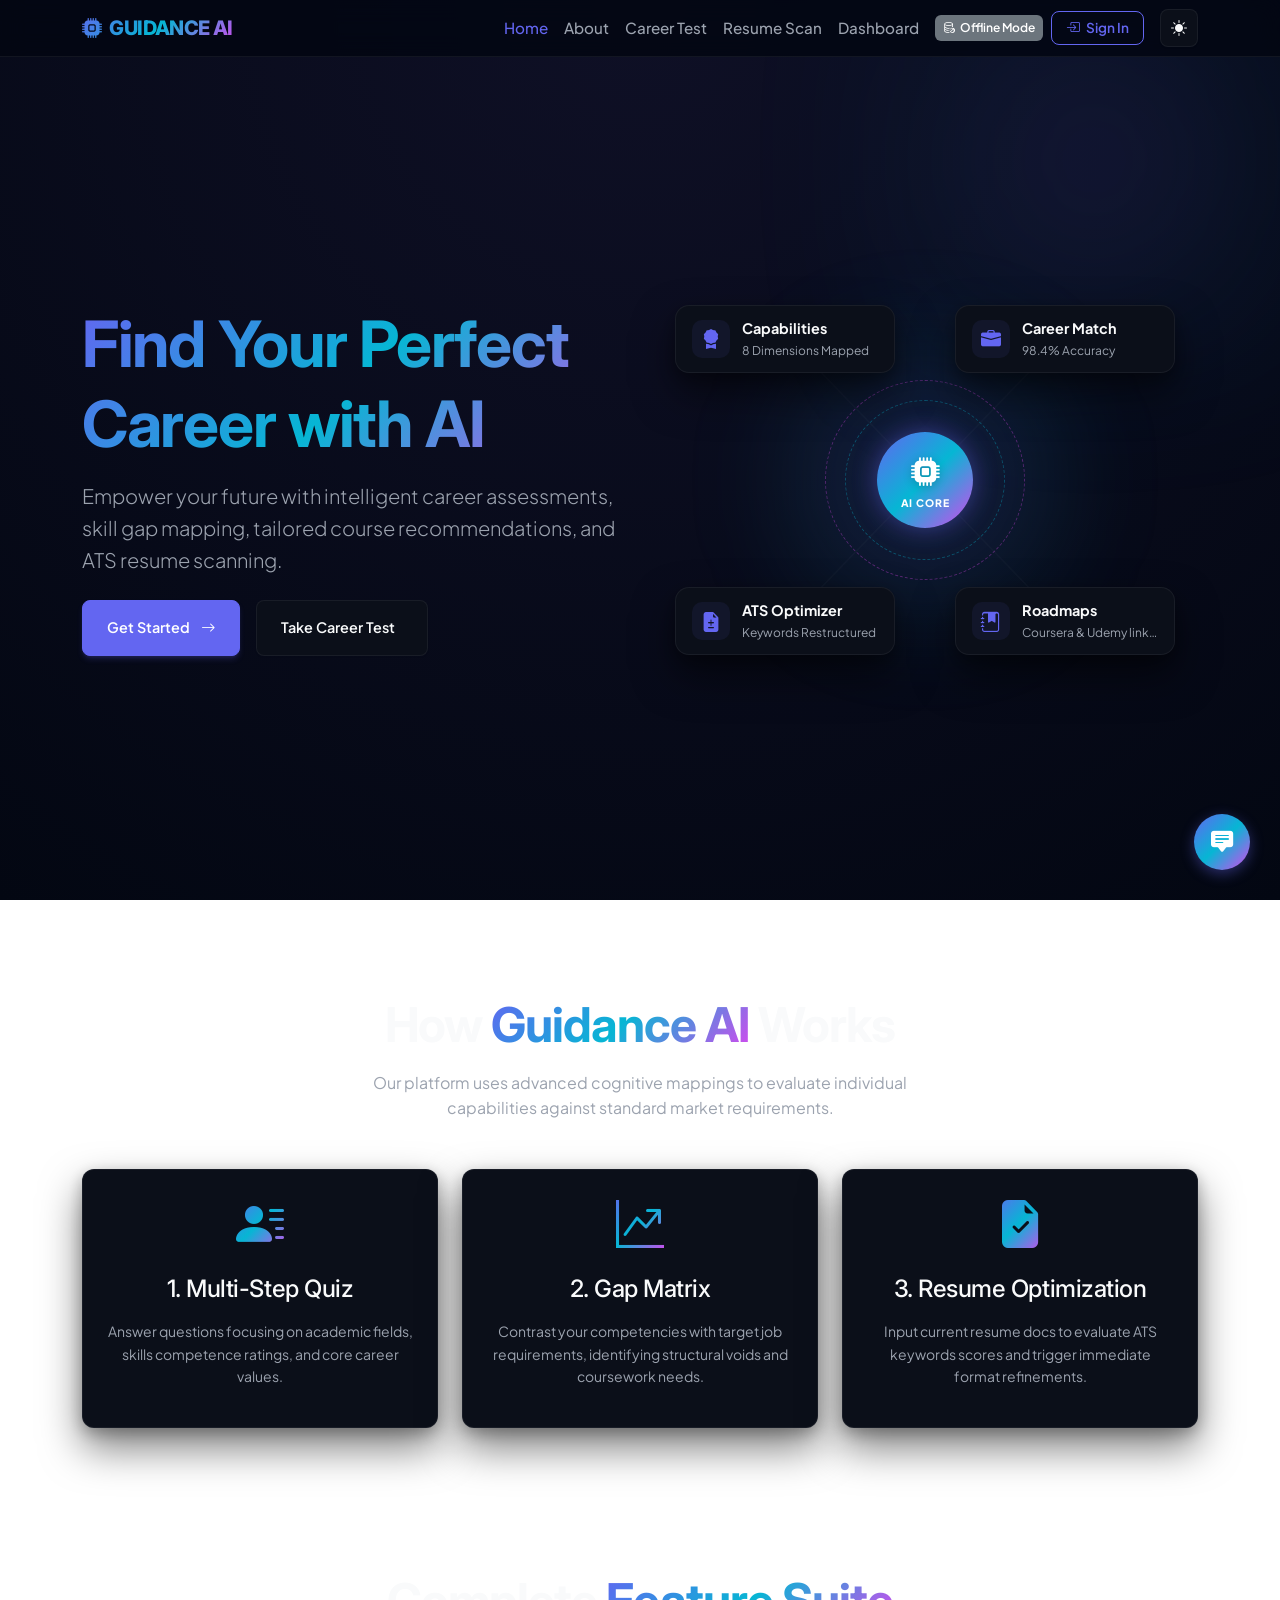
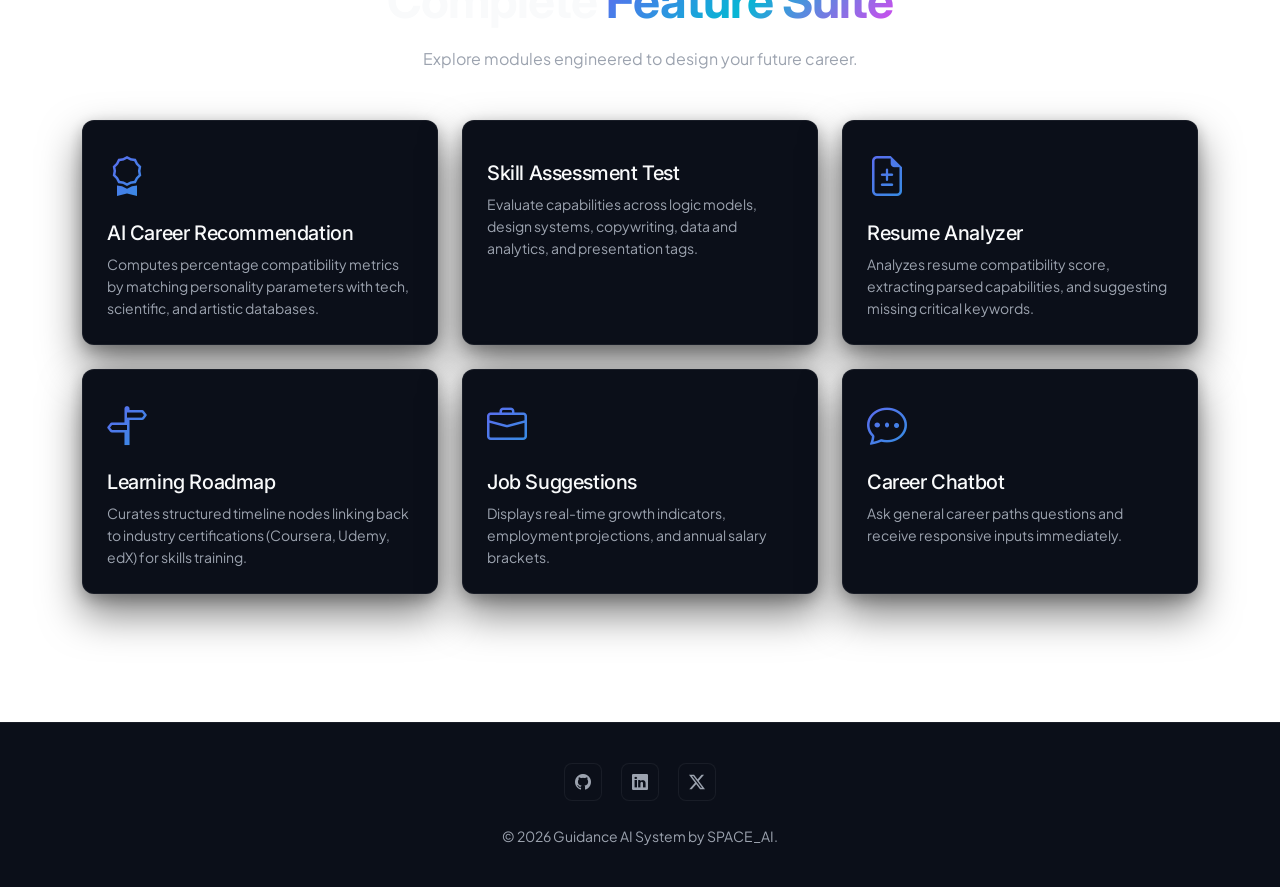
<file: frontend/index.html>
<!DOCTYPE html>
<html lang="en">

<head>
  <meta charset="UTF-8">
  <meta name="viewport" content="width=device-width, initial-scale=1.0">
  <title>Guidance AI - Find Your Perfect Career Path with AI</title>
  <!-- Bootstrap 5 CSS -->
  <link href="https://cdn.jsdelivr.net/npm/bootstrap@5.3.2/dist/css/bootstrap.min.css" rel="stylesheet">
  <!-- Bootstrap Icons -->
  <link href="https://cdn.jsdelivr.net/npm/bootstrap-icons@1.11.3/font/bootstrap-icons.min.css" rel="stylesheet">
  <!-- AOS Animations -->
  <link href="https://cdn.jsdelivr.net/npm/aos@2.3.4/dist/aos.css" rel="stylesheet">
  <!-- Custom CSS -->
  <link rel="stylesheet" href="assets/css/style.css">
</head>

<body data-theme="dark">

  <!-- Fixed Top Header -->
  <nav class="navbar navbar-expand-lg glass-navbar fixed-top">
    <div class="container">
      <a class="navbar-brand d-flex align-items-center text-gradient" href="index.html">
        <i class="bi bi-cpu-fill me-2"></i>
        <span>GUIDANCE AI</span>
      </a>
      <button class="navbar-toggler" type="button" data-bs-toggle="collapse" data-bs-target="#navbarContent"
        aria-controls="navbarContent" aria-expanded="false" aria-label="Toggle navigation"
        style="border-color: var(--glass-border);">
        <span class="bi bi-list text-white" style="font-size: 1.5rem;"></span>
      </button>
      <div class="collapse navbar-collapse" id="navbarContent">
        <ul class="navbar-nav ms-auto mb-2 mb-lg-0 align-items-center">
          <li class="nav-item">
            <a class="nav-link active" href="index.html">Home</a>
          </li>
          <li class="nav-item">
            <a class="nav-link" href="about.html">About</a>
          </li>
          <li class="nav-item">
            <a class="nav-link" href="assessment.html">Career Test</a>
          </li>
          <li class="nav-item">
            <a class="nav-link" href="resume.html">Resume Scan</a>
          </li>
          <li class="nav-item">
            <a class="nav-link" href="dashboard.html">Dashboard</a>
          </li>
          <li class="nav-item ms-lg-2" id="db-status-container"></li>
          <li class="nav-item ms-lg-2 mt-2 mt-lg-0">
            <button class="sync-btn" id="nav-sync-btn" data-bs-toggle="modal" data-bs-target="#syncModal">
              <i class="bi bi-box-arrow-in-right me-1"></i> Sign In
            </button>
          </li>
          <li class="nav-item ms-lg-3 mt-2 mt-lg-0">
            <button class="theme-switch" id="theme-toggle" aria-label="Toggle theme">
              <i class="bi bi-sun-fill"></i>
            </button>
          </li>
        </ul>
      </div>
    </div>
  </nav>

  <!-- Hero Section -->
  <section class="hero-sec d-flex align-items-center min-vh-100">
    <div class="floating-mesh"></div>
    <div class="container">
      <div class="row align-items-center">
        <div class="col-lg-6 mb-5 mb-lg-0" data-aos="fade-right">
          <h1 class="display-3 fw-bold mb-3 lh-sm text-gradient">
            Find Your Perfect <br>Career with AI
          </h1>
          <p class="lead text-muted mb-4 fs-5" style="max-width: 550px;">
            Empower your future with intelligent career assessments, skill gap mapping, tailored course recommendations,
            and ATS resume scanning.
          </p>
          <div class="d-flex flex-column flex-sm-row gap-3">
            <a href="assessment.html" class="btn btn-cyber py-3 px-4">
              Get Started <i class="bi bi-arrow-right ms-2"></i>
            </a>
            <a href="assessment.html" class="btn btn-cyber-purple py-3 px-4">
              Take Career Test <i class="bi bi-vial-fill ms-2"></i>
            </a>
          </div>
        </div>
        <div class="col-lg-6 hero-visual text-center" data-aos="fade-left">
          <!-- Clean Classic Modern Tech SVG illustration -->
          <div class="interactive-visual-wrapper">
            <div class="ai-glow-backing"></div>
            <!-- Connection SVG Lines -->
            <svg class="visual-connections" viewBox="0 0 500 500">
              <!-- Background static lines -->
              <path d="M 250 250 L 110 105" class="conn-line" />
              <path d="M 250 250 L 390 105" class="conn-line" />
              <path d="M 250 250 L 110 395" class="conn-line" />
              <path d="M 250 250 L 390 395" class="conn-line" />

              <!-- Flowing pulsing glow lines -->
              <path d="M 250 250 L 110 105" class="conn-line conn-pulse conn-pulse-1" />
              <path d="M 250 250 L 390 105" class="conn-line conn-pulse conn-pulse-2" />
              <path d="M 250 250 L 110 395" class="conn-line conn-pulse conn-pulse-3" />
              <path d="M 250 250 L 390 395" class="conn-line conn-pulse conn-pulse-4" />
            </svg>
            <!-- Central Pulsing Core -->
            <div class="visual-core">
              <div class="core-orbit ring-1"></div>
              <div class="core-orbit ring-2"></div>
              <div class="core-hub">
                <i class="bi bi-cpu-fill"></i>
                <div class="hub-label">AI CORE</div>
              </div>
            </div>
            <!-- Floating Node Cards -->
            <div class="node-card badge-skills" data-aos="zoom-in" data-aos-delay="200">
              <div class="node-icon"><i class="bi bi-award-fill"></i></div>
              <div class="node-info">
                <div class="node-title">Capabilities</div>
                <div class="node-desc">8 Dimensions Mapped</div>
              </div>
            </div>
            <div class="node-card badge-career" data-aos="zoom-in" data-aos-delay="300">
              <div class="node-icon"><i class="bi bi-briefcase-fill"></i></div>
              <div class="node-info">
                <div class="node-title">Career Match</div>
                <div class="node-desc">98.4% Accuracy</div>
              </div>
            </div>
            <div class="node-card badge-ats" data-aos="zoom-in" data-aos-delay="400">
              <div class="node-icon"><i class="bi bi-file-earmark-diff-fill"></i></div>
              <div class="node-info">
                <div class="node-title">ATS Optimizer</div>
                <div class="node-desc">Keywords Restructured</div>
              </div>
            </div>
            <div class="node-card badge-courses" data-aos="zoom-in" data-aos-delay="500">
              <div class="node-icon"><i class="bi bi-journal-bookmark-fill"></i></div>
              <div class="node-info">
                <div class="node-title">Roadmaps</div>
                <div class="node-desc">Coursera & Udemy linked</div>
              </div>
            </div>
          </div>
        </div>
      </div>
    </div>
  </section>

  <!-- About Preview Section -->
  <section class="py-5 my-5">
    <div class="container">
      <div class="text-center mb-5" data-aos="fade-up">
        <h2 class="display-5 fw-bold mb-3">How <span class="text-gradient">Guidance AI</span> Works</h2>
        <p class="text-muted mx-auto" style="max-width: 600px;">Our platform uses advanced cognitive mappings to
          evaluate individual capabilities against standard market requirements.</p>
      </div>
      <div class="row g-4 justify-content-center">
        <div class="col-md-4" data-aos="fade-up" data-aos-delay="100">
          <div class="glass-card p-4 text-center h-100">
            <div class="mb-4">
              <i class="bi bi-person-lines-fill text-gradient display-5"></i>
            </div>
            <h3 class="h4 mb-3">1. Multi-Step Quiz</h3>
            <p class="text-muted small">Answer questions focusing on academic fields, skills competence ratings, and
              core career values.</p>
          </div>
        </div>
        <div class="col-md-4" data-aos="fade-up" data-aos-delay="200">
          <div class="glass-card p-4 text-center h-100">
            <div class="mb-4">
              <i class="bi bi-graph-up-arrow text-gradient display-5"></i>
            </div>
            <h3 class="h4 mb-3">2. Gap Matrix</h3>
            <p class="text-muted small">Contrast your competencies with target job requirements, identifying structural
              voids and coursework needs.</p>
          </div>
        </div>
        <div class="col-md-4" data-aos="fade-up" data-aos-delay="300">
          <div class="glass-card p-4 text-center h-100">
            <div class="mb-4">
              <i class="bi bi-file-earmark-check-fill text-gradient display-5"></i>
            </div>
            <h3 class="h4 mb-3">3. Resume Optimization</h3>
            <p class="text-muted small">Input current resume docs to evaluate ATS keywords scores and trigger immediate
              format refinements.</p>
          </div>
        </div>
      </div>
    </div>
  </section>

  <!-- Features Grid Section -->
  <section class="py-5 ">
    <div class="container">
      <div class="text-center mb-5" data-aos="fade-up">
        <h2 class="display-5 fw-bold mb-3">Complete <span class="text-gradient">Feature Suite</span></h2>
        <p class="text-muted">Explore modules engineered to design your future career.</p>
      </div>
      <div class="row g-4">
        <!-- Feature 1 -->
        <div class="col-md-4" data-aos="zoom-in" data-aos-delay="100">
          <div class="glass-card p-4 h-100">
            <i class="bi bi-award text-gradient fs-1 d-block mb-3"></i>
            <h4 class="h5 mb-2">AI Career Recommendation</h4>
            <p class="text-muted small mb-0">Computes percentage compatibility metrics by matching personality
              parameters with tech, scientific, and artistic databases.</p>
          </div>
        </div>
        <!-- Feature 2 -->
        <div class="col-md-4" data-aos="zoom-in" data-aos-delay="200">
          <div class="glass-card p-4 h-100">
            <i class="bi bi-vial-fill text-gradient fs-1 d-block mb-3"></i>
            <h4 class="h5 mb-2">Skill Assessment Test</h4>
            <p class="text-muted small mb-0">Evaluate capabilities across logic models, design systems, copywriting,
              data and analytics, and presentation tags.</p>
          </div>
        </div>
        <!-- Feature 3 -->
        <div class="col-md-4" data-aos="zoom-in" data-aos-delay="300">
          <div class="glass-card p-4 h-100">
            <i class="bi bi-file-earmark-diff text-gradient fs-1 d-block mb-3"></i>
            <h4 class="h5 mb-2">Resume Analyzer</h4>
            <p class="text-muted small mb-0">Analyzes resume compatibility score, extracting parsed capabilities, and
              suggesting missing critical keywords.</p>
          </div>
        </div>
        <!-- Feature 4 -->
        <div class="col-md-4" data-aos="zoom-in" data-aos-delay="400">
          <div class="glass-card p-4 h-100">
            <i class="bi bi-signpost-split text-gradient fs-1 d-block mb-3"></i>
            <h4 class="h5 mb-2">Learning Roadmap</h4>
            <p class="text-muted small mb-0">Curates structured timeline nodes linking back to industry certifications
              (Coursera, Udemy, edX) for skills training.</p>
          </div>
        </div>
        <!-- Feature 5 -->
        <div class="col-md-4" data-aos="zoom-in" data-aos-delay="500">
          <div class="glass-card p-4 h-100">
            <i class="bi bi-briefcase text-gradient fs-1 d-block mb-3"></i>
            <h4 class="h5 mb-2">Job Suggestions</h4>
            <p class="text-muted small mb-0">Displays real-time growth indicators, employment projections, and annual
              salary brackets.</p>
          </div>
        </div>
        <!-- Feature 6 -->
        <div class="col-md-4" data-aos="zoom-in" data-aos-delay="600">
          <div class="glass-card p-4 h-100">
            <i class="bi bi-chat-dots text-gradient fs-1 d-block mb-3"></i>
            <h4 class="h5 mb-2">Career Chatbot</h4>
            <p class="text-muted small mb-0">Ask general career paths questions and receive responsive inputs
              immediately.</p>
          </div>
        </div>
      </div>
    </div>
  </section>

  <!-- Footer -->
  <footer>
    <div class="container text-center">
      <div class="mb-4">
        <a href="#" class="footer-social-icon me-3"><i class="bi bi-github"></i></a>
        <a href="#" class="footer-social-icon me-3"><i class="bi bi-linkedin"></i></a>
        <a href="#" class="footer-social-icon"><i class="bi bi-twitter-x"></i></a>
      </div>
      <p class="small text-muted mb-0">© 2026 Guidance AI System by SPACE_AI.</p>
    </div>
  </footer>

  <!-- Floating Chatbot Toggle Bubble -->
  <div class="chatbot-bubble" id="chatbot-bubble" aria-label="Open chatbot">
    <i class="bi bi-chat-square-text-fill"></i>
  </div>

  <!-- Chatbot Dialog Drawer -->
  <div class="glass-card chatbot-dialog" id="chatbot-dialog">
    <div class="chatbot-header">
      <div class="d-flex align-items-center">
        <i class="bi bi-robot me-2"></i>
        <span>AI Counselor</span>
      </div>
      <button type="button" class="btn-close btn-close-white" id="chatbot-close" aria-label="Close"></button>
    </div>
    <div class="chatbot-body d-flex flex-column" id="chatbot-body">
      <!-- Chat history injected dynamically -->
    </div>
    <div class="chatbot-footer">
      <input type="text" class="form-control glass-input flex-grow-1" id="chatbot-input"
        placeholder="Type career query...">
      <button class="btn btn-cyber p-2 px-3" id="chatbot-send"><i class="bi bi-send-fill"></i></button>
    </div>
  </div>

  <!-- Scripts -->
  <script src="https://cdn.jsdelivr.net/npm/bootstrap@5.3.2/dist/js/bootstrap.bundle.min.js"></script>
  <script src="https://cdn.jsdelivr.net/npm/aos@2.3.4/dist/aos.js"></script>
  <script src="assets/js/main.js"></script>
</body>

</html>
</file>
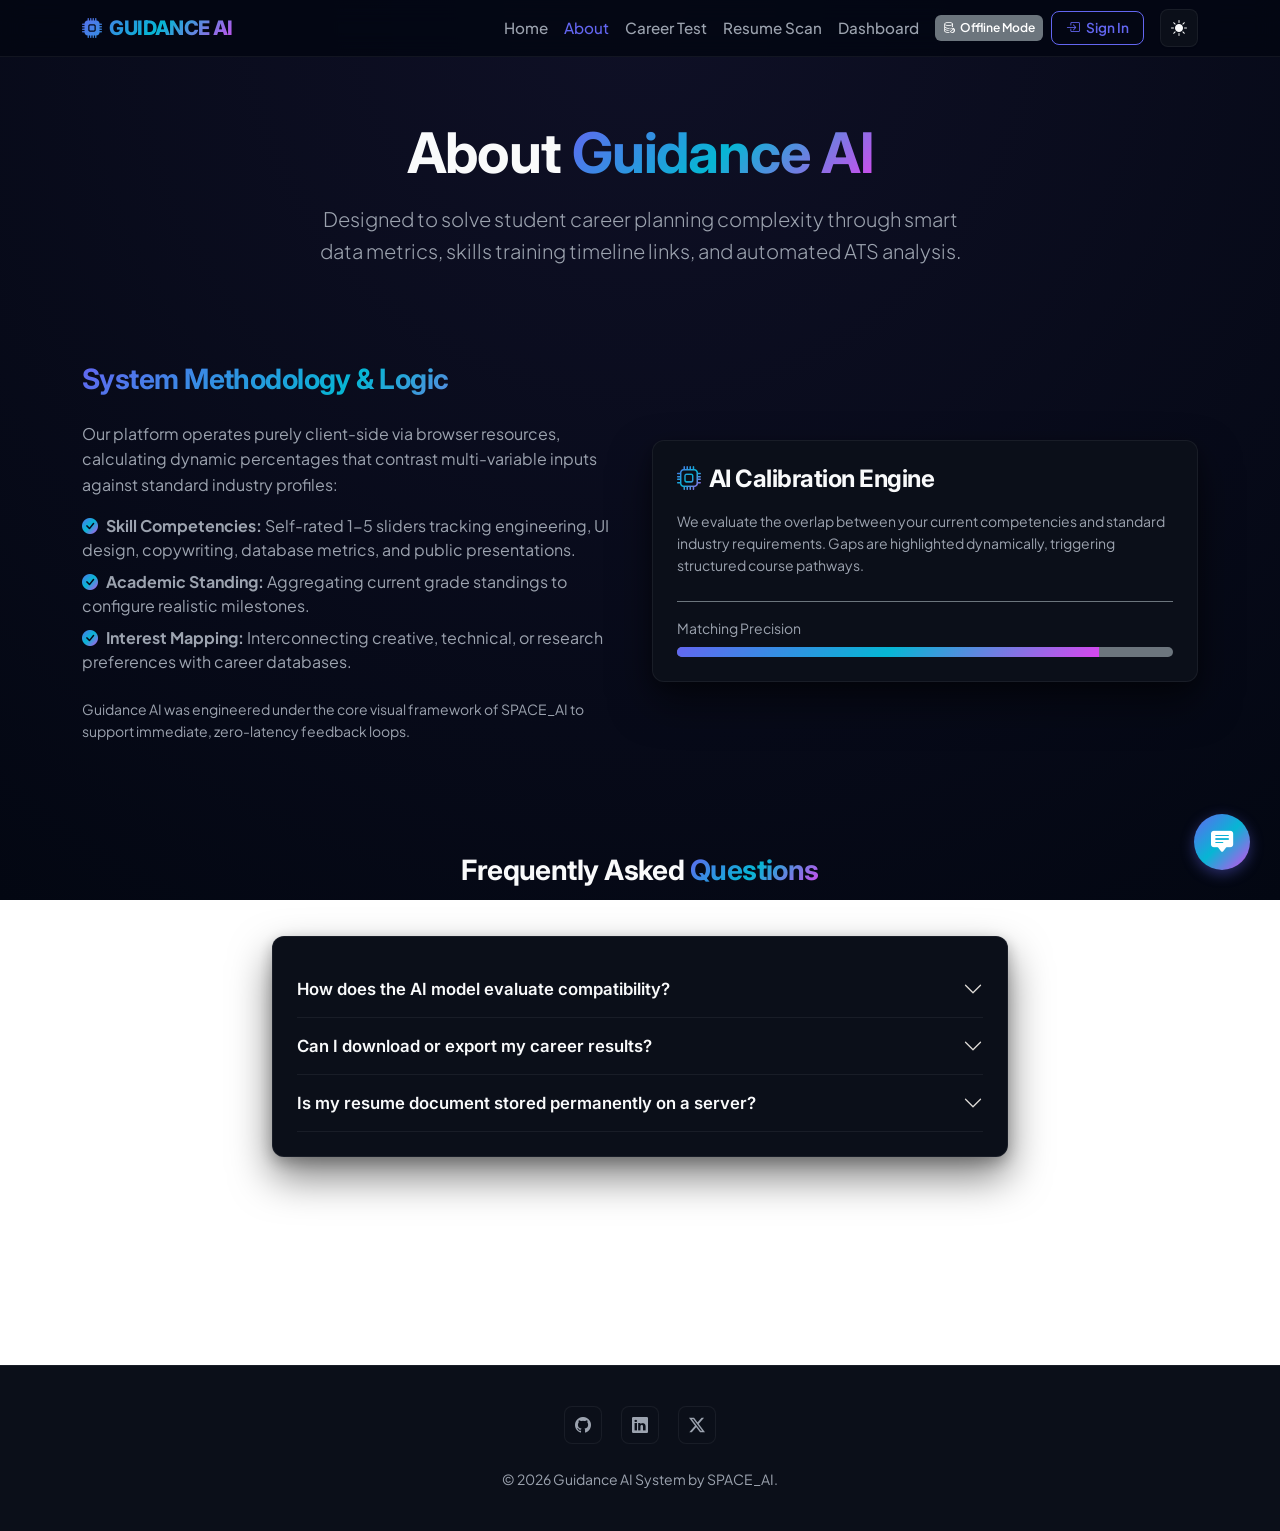
<file: frontend/about.html>
<!DOCTYPE html>
<html lang="en">
<head>
  <meta charset="UTF-8">
  <meta name="viewport" content="width=device-width, initial-scale=1.0">
  <title>About Us - Guidance AI</title>
  <!-- Bootstrap 5 CSS -->
  <link href="https://cdn.jsdelivr.net/npm/bootstrap@5.3.2/dist/css/bootstrap.min.css" rel="stylesheet">
  <!-- Bootstrap Icons -->
  <link href="https://cdn.jsdelivr.net/npm/bootstrap-icons@1.11.3/font/bootstrap-icons.min.css" rel="stylesheet">
  <!-- AOS Animations -->
  <link href="https://cdn.jsdelivr.net/npm/aos@2.3.4/dist/aos.css" rel="stylesheet">
  <!-- Custom CSS -->
  <link rel="stylesheet" href="assets/css/style.css">
</head>
<body data-theme="dark">

  <!-- Fixed Top Header -->
  <nav class="navbar navbar-expand-lg glass-navbar fixed-top">
    <div class="container">
      <a class="navbar-brand d-flex align-items-center text-gradient" href="index.html">
        <i class="bi bi-cpu-fill me-2"></i>
        <span>GUIDANCE AI</span>
      </a>
      <button class="navbar-toggler" type="button" data-bs-toggle="collapse" data-bs-target="#navbarContent" aria-controls="navbarContent" aria-expanded="false" aria-label="Toggle navigation" style="border-color: var(--glass-border);">
        <span class="bi bi-list text-white" style="font-size: 1.5rem;"></span>
      </button>
      <div class="collapse navbar-collapse" id="navbarContent">
        <ul class="navbar-nav ms-auto mb-2 mb-lg-0 align-items-center">
          <li class="nav-item">
            <a class="nav-link" href="index.html">Home</a>
          </li>
          <li class="nav-item">
            <a class="nav-link active" href="about.html">About</a>
          </li>
          <li class="nav-item">
            <a class="nav-link" href="assessment.html">Career Test</a>
          </li>
          <li class="nav-item">
            <a class="nav-link" href="resume.html">Resume Scan</a>
          </li>
          <li class="nav-item">
            <a class="nav-link" href="dashboard.html">Dashboard</a>
          </li>
          <li class="nav-item ms-lg-2" id="db-status-container"></li>
          <li class="nav-item ms-lg-2 mt-2 mt-lg-0">
            <button class="sync-btn" id="nav-sync-btn" data-bs-toggle="modal" data-bs-target="#syncModal">
              <i class="bi bi-box-arrow-in-right me-1"></i> Sign In
            </button>
          </li>
          <li class="nav-item ms-lg-3 mt-2 mt-lg-0">
            <button class="theme-switch" id="theme-toggle" aria-label="Toggle theme">
              <i class="bi bi-sun-fill"></i>
            </button>
          </li>
        </ul>
      </div>
    </div>
  </nav>

  <!-- Content Container -->
  <main class="container" style="padding-top: 120px;">
    
    <!-- Hero Header -->
    <div class="text-center mb-5" data-aos="fade-down">
      <h1 class="display-4 fw-bold mb-3">About <span class="text-gradient">Guidance AI</span></h1>
      <p class="lead text-muted mx-auto" style="max-width: 650px;">
        Designed to solve student career planning complexity through smart data metrics, skills training timeline links, and automated ATS analysis.
      </p>
    </div>

    <!-- Core Methodology section -->
    <div class="row align-items-center py-5">
      <div class="col-lg-6 mb-4 mb-lg-0" data-aos="fade-right">
        <h2 class="h3 fw-bold mb-4 text-gradient">System Methodology & Logic</h2>
        <p class="text-muted mb-3">
          Our platform operates purely client-side via browser resources, calculating dynamic percentages that contrast multi-variable inputs against standard industry profiles:
        </p>
        <ul class="text-muted list-unstyled mb-4">
          <li class="mb-2"><i class="bi bi-check-circle-fill text-gradient me-2"></i><strong>Skill Competencies:</strong> Self-rated 1-5 sliders tracking engineering, UI design, copywriting, database metrics, and public presentations.</li>
          <li class="mb-2"><i class="bi bi-check-circle-fill text-gradient me-2"></i><strong>Academic Standing:</strong> Aggregating current grade standings to configure realistic milestones.</li>
          <li class="mb-2"><i class="bi bi-check-circle-fill text-gradient me-2"></i><strong>Interest Mapping:</strong> Interconnecting creative, technical, or research preferences with career databases.</li>
        </ul>
        <p class="small text-muted">
          Guidance AI was engineered under the core visual framework of SPACE_AI to support immediate, zero-latency feedback loops.
        </p>
      </div>
      <div class="col-lg-6" data-aos="fade-left">
        <div class="glass-card p-4">
          <h4 class="fw-bold mb-3"><i class="bi bi-cpu text-gradient me-2"></i>AI Calibration Engine</h4>
          <p class="small text-muted mb-4">
            We evaluate the overlap between your current competencies and standard industry requirements. Gaps are highlighted dynamically, triggering structured course pathways.
          </p>
          <div class="border-top border-secondary pt-3">
            <span class="d-block small text-muted mb-2">Matching Precision</span>
            <div class="progress bg-secondary" style="height: 10px;">
              <div class="progress-bar bg-gradient-custom" style="width: 85%;"></div>
            </div>
          </div>
        </div>
      </div>
    </div>

    <!-- Frequently Asked Questions -->
    <div class="py-5" data-aos="fade-up">
      <h2 class="h3 fw-bold text-center mb-5">Frequently Asked <span class="text-gradient">Questions</span></h2>
      <div class="row justify-content-center">
        <div class="col-lg-8">
          <div class="accordion accordion-flush glass-card p-4" id="faqAccordion">
            
            <!-- FAQ item 1 -->
            <div class="accordion-item accordion-item-glass">
              <h2 class="accordion-header">
                <button class="accordion-button accordion-button-glass collapsed" type="button" data-bs-toggle="collapse" data-bs-target="#faq1">
                  How does the AI model evaluate compatibility?
                </button>
              </h2>
              <div id="faq1" class="accordion-collapse collapse" data-bs-parent="#faqAccordion">
                <div class="accordion-body accordion-body-glass">
                  We weigh self-rated skill sliders (40%), chosen interests categories (40%), and career focus goals (20%). It compares inputs against a pre-loaded industry database to output match margins.
                </div>
              </div>
            </div>

            <!-- FAQ item 2 -->
            <div class="accordion-item accordion-item-glass">
              <h2 class="accordion-header">
                <button class="accordion-button accordion-button-glass collapsed" type="button" data-bs-toggle="collapse" data-bs-target="#faq2">
                  Can I download or export my career results?
                </button>
              </h2>
              <div id="faq2" class="accordion-collapse collapse" data-bs-parent="#faqAccordion">
                <div class="accordion-body accordion-body-glass">
                  Yes, on the AI Result page, you can bookmark pathways, review course timelines, and track competency logs in the Student Dashboard.
                </div>
              </div>
            </div>

            <!-- FAQ item 3 -->
            <div class="accordion-item accordion-item-glass border-bottom-0">
              <h2 class="accordion-header">
                <button class="accordion-button accordion-button-glass collapsed" type="button" data-bs-toggle="collapse" data-bs-target="#faq3">
                  Is my resume document stored permanently on a server?
                </button>
              </h2>
              <div id="faq3" class="accordion-collapse collapse" data-bs-parent="#faqAccordion">
                <div class="accordion-body accordion-body-glass">
                  No, the Resume scanner operates client-side inside browser memory. Your documents are scanned, analyzed for keyword matches, and processed without network transmissions.
                </div>
              </div>
            </div>

          </div>
        </div>
      </div>
    </div>

  </main>

  <!-- Footer -->
  <footer>
    <div class="container text-center">
      <div class="mb-4">
        <a href="#" class="footer-social-icon me-3"><i class="bi bi-github"></i></a>
        <a href="#" class="footer-social-icon me-3"><i class="bi bi-linkedin"></i></a>
        <a href="#" class="footer-social-icon"><i class="bi bi-twitter-x"></i></a>
      </div>
      <p class="small text-muted mb-0">© 2026 Guidance AI System by SPACE_AI.</p>
    </div>
  </footer>

  <!-- Floating Chatbot Toggle Bubble -->
  <div class="chatbot-bubble" id="chatbot-bubble" aria-label="Open chatbot">
    <i class="bi bi-chat-square-text-fill"></i>
  </div>

  <!-- Chatbot Dialog Drawer -->
  <div class="glass-card chatbot-dialog" id="chatbot-dialog">
    <div class="chatbot-header">
      <div class="d-flex align-items-center">
        <i class="bi bi-robot me-2"></i>
        <span>AI Counselor</span>
      </div>
      <button type="button" class="btn-close btn-close-white" id="chatbot-close" aria-label="Close"></button>
    </div>
    <div class="chatbot-body d-flex flex-column" id="chatbot-body"></div>
    <div class="chatbot-footer">
      <input type="text" class="form-control glass-input flex-grow-1" id="chatbot-input" placeholder="Type career query...">
      <button class="btn btn-cyber p-2 px-3" id="chatbot-send"><i class="bi bi-send-fill"></i></button>
    </div>
  </div>

  <!-- Scripts -->
  <script src="https://cdn.jsdelivr.net/npm/bootstrap@5.3.2/dist/js/bootstrap.bundle.min.js"></script>
  <script src="https://cdn.jsdelivr.net/npm/aos@2.3.4/dist/aos.js"></script>
  <script src="assets/js/main.js"></script>
</body>
</html>
</file>
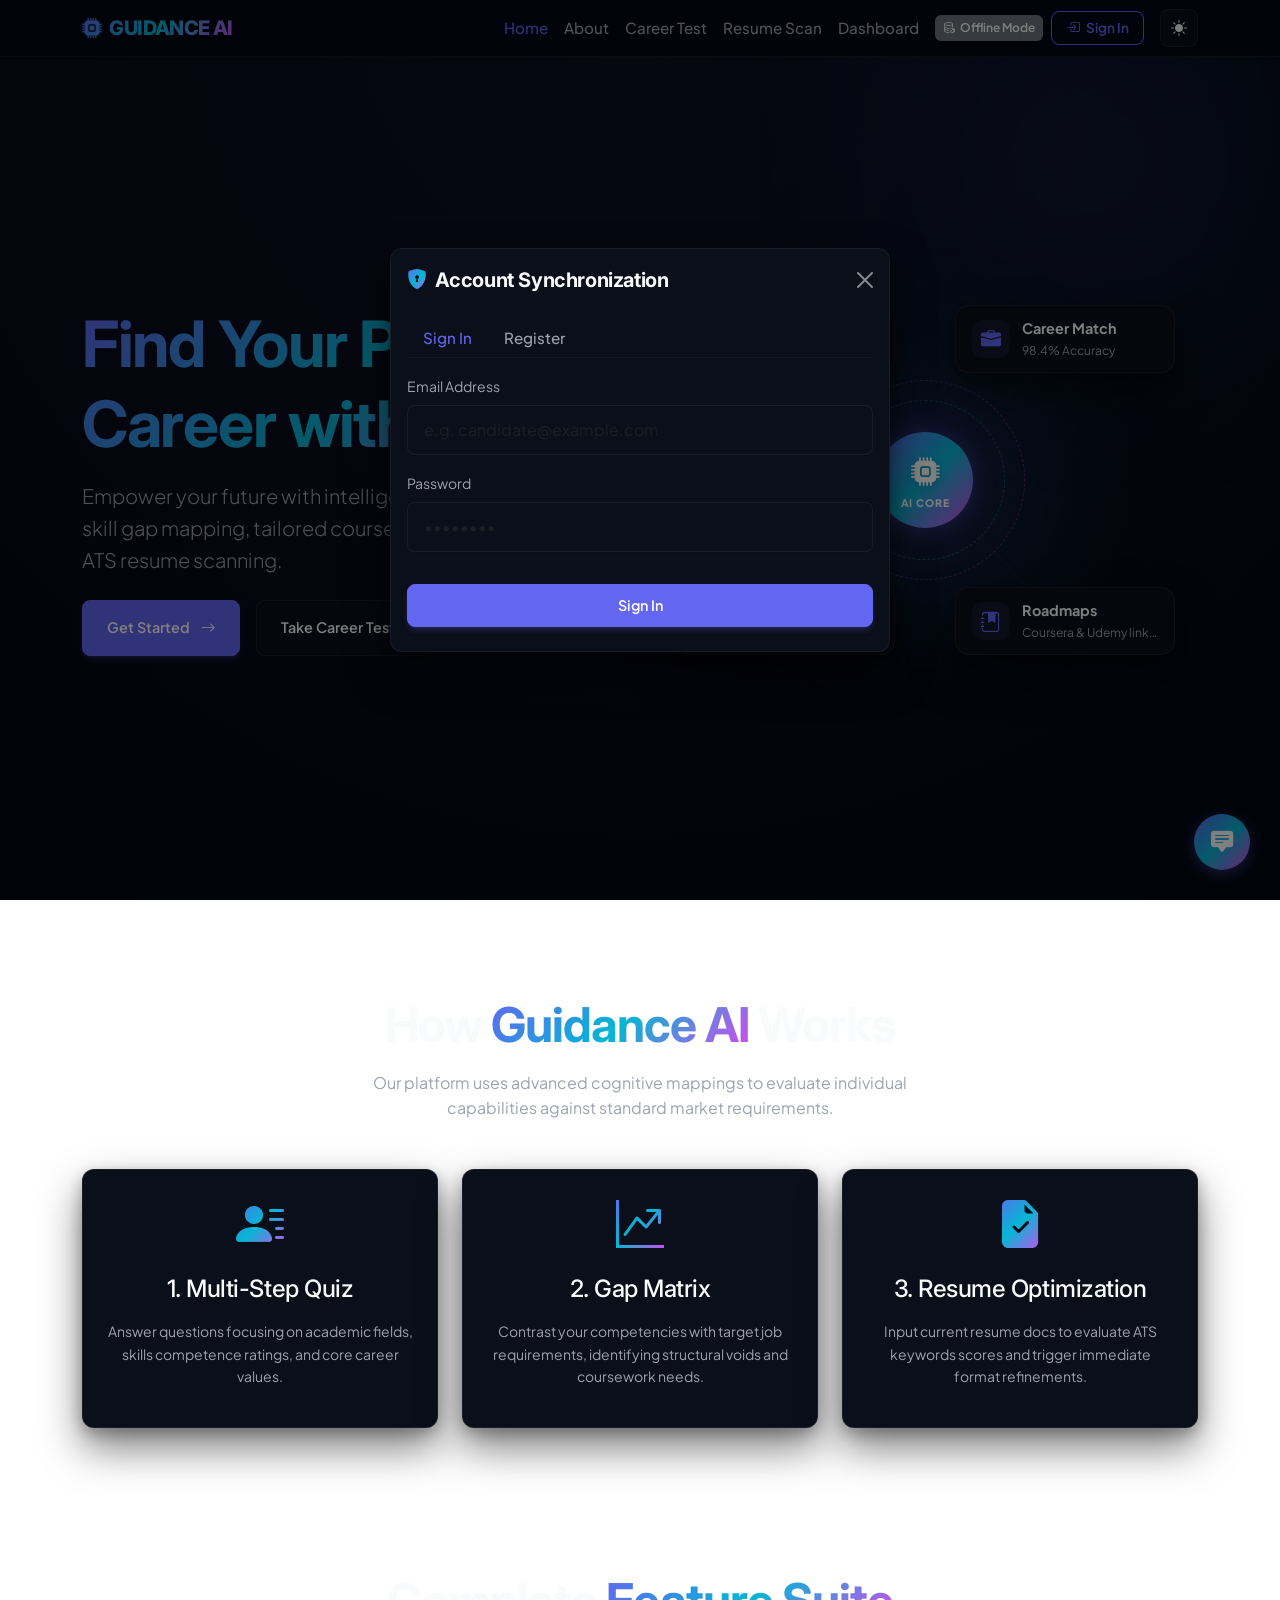
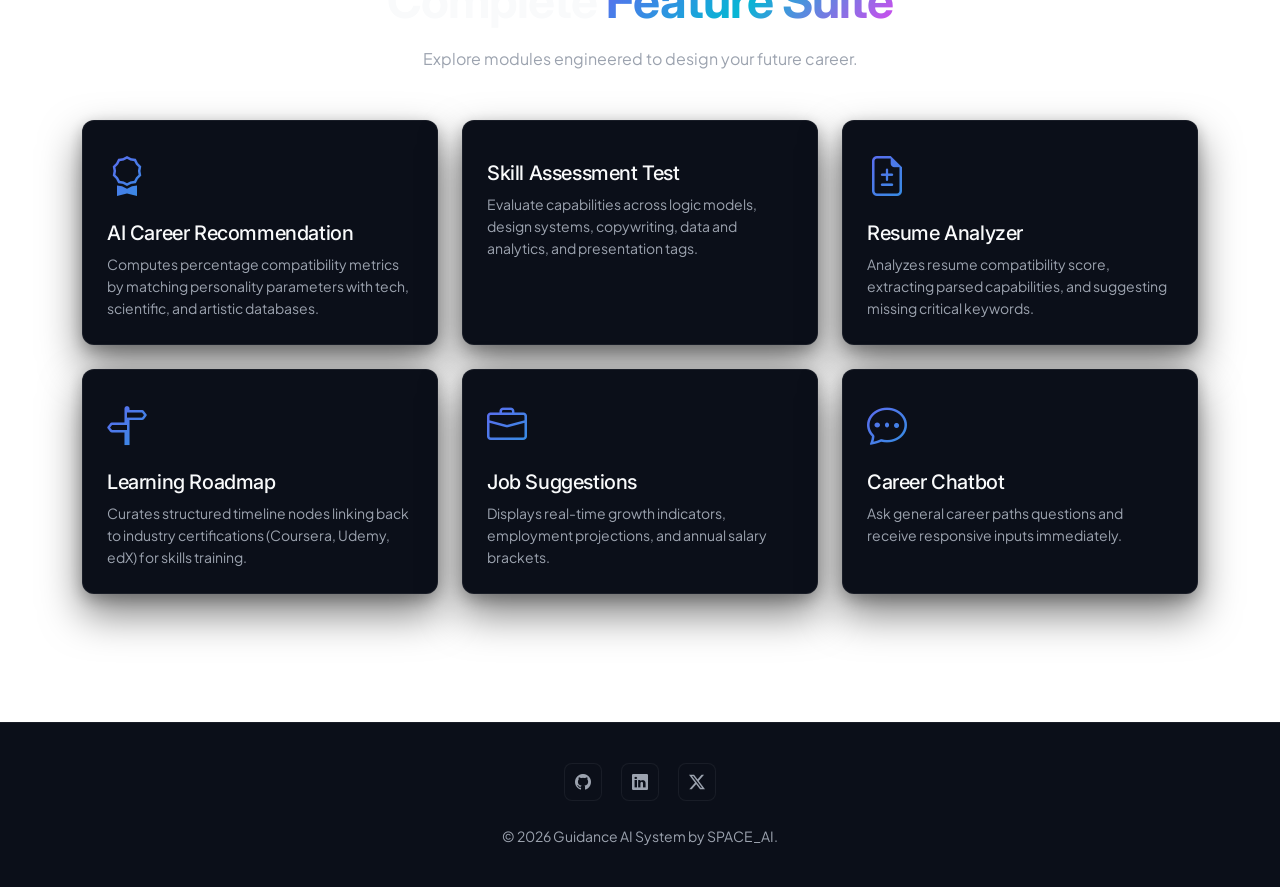
<file: frontend/admin.html>
<!DOCTYPE html>
<html lang="en">
<head>
  <meta charset="UTF-8">
  <meta name="viewport" content="width=device-width, initial-scale=1.0">
  <title>Admin Dashboard - Guidance AI</title>
  <!-- Bootstrap 5 CSS -->
  <link href="https://cdn.jsdelivr.net/npm/bootstrap@5.3.2/dist/css/bootstrap.min.css" rel="stylesheet">
  <!-- Bootstrap Icons -->
  <link href="https://cdn.jsdelivr.net/npm/bootstrap-icons@1.11.3/font/bootstrap-icons.min.css" rel="stylesheet">
  <!-- AOS Animations -->
  <link href="https://cdn.jsdelivr.net/npm/aos@2.3.4/dist/aos.css" rel="stylesheet">
  <!-- Custom CSS -->
  <link rel="stylesheet" href="assets/css/style.css">
</head>
<body data-theme="dark">

  <!-- Fixed Top Header -->
  <nav class="navbar navbar-expand-lg glass-navbar fixed-top">
    <div class="container">
      <a class="navbar-brand d-flex align-items-center text-gradient" href="index.html">
        <i class="bi bi-cpu-fill me-2"></i>
        <span>GUIDANCE AI</span>
      </a>
      <button class="navbar-toggler" type="button" data-bs-toggle="collapse" data-bs-target="#navbarContent" aria-controls="navbarContent" aria-expanded="false" aria-label="Toggle navigation" style="border-color: var(--glass-border);">
        <span class="bi bi-list text-white" style="font-size: 1.5rem;"></span>
      </button>
      <div class="collapse navbar-collapse" id="navbarContent">
        <ul class="navbar-nav ms-auto mb-2 mb-lg-0 align-items-center">
          <li class="nav-item">
            <a class="nav-link" href="index.html">Home</a>
          </li>
          <li class="nav-item">
            <a class="nav-link" href="about.html">About</a>
          </li>
          <li class="nav-item">
            <a class="nav-link" href="assessment.html">Career Test</a>
          </li>
          <li class="nav-item">
            <a class="nav-link" href="resume.html">Resume Scan</a>
          </li>
          <li class="nav-item">
            <a class="nav-link" href="dashboard.html">Dashboard</a>
          </li>
          <li class="nav-item ms-lg-2" id="db-status-container"></li>
          <li class="nav-item ms-lg-2 mt-2 mt-lg-0">
            <button class="sync-btn" id="nav-sync-btn" data-bs-toggle="modal" data-bs-target="#syncModal">
              <i class="bi bi-box-arrow-in-right me-1"></i> Sign In
            </button>
          </li>
          <li class="nav-item ms-lg-3 mt-2 mt-lg-0">
            <button class="theme-switch" id="theme-toggle" aria-label="Toggle theme">
              <i class="bi bi-sun-fill"></i>
            </button>
          </li>
        </ul>
      </div>
    </div>
  </nav>

  <!-- Admin Main Control Workspace Container -->
  <main class="container" style="padding-top: 120px;" id="admin-page-container">
    
    <div class="mb-4" data-aos="fade-down">
      <h1 class="h2 fw-bold text-gradient"><i class="bi bi-shield-lock-fill me-2"></i>Administration Console</h1>
      <p class="text-muted small">Overview metrics, registered students, test submissions, resume scan stats and chatbot histories.</p>
    </div>

    <!-- Metrics Cards Grid -->
    <div class="row g-3 mb-4" data-aos="fade-up">
      <div class="col-md-3">
        <div class="glass-card p-3 d-flex justify-content-between align-items-center">
          <div>
            <span class="small text-muted d-block">Registered Students</span>
            <span class="h3 fw-bold text-white mb-0" id="stat-users">0</span>
          </div>
          <i class="bi bi-people-fill text-gradient" style="font-size: 2rem;"></i>
        </div>
      </div>
      <div class="col-md-3">
        <div class="glass-card p-3 d-flex justify-content-between align-items-center">
          <div>
            <span class="small text-muted d-block">Assessments Logged</span>
            <span class="h3 fw-bold text-white mb-0" id="stat-assessments">0</span>
          </div>
          <i class="bi bi-file-earmark-bar-graph text-gradient" style="font-size: 2rem;"></i>
        </div>
      </div>
      <div class="col-md-3">
        <div class="glass-card p-3 d-flex justify-content-between align-items-center">
          <div>
            <span class="small text-muted d-block">Resumes Parsed</span>
            <span class="h3 fw-bold text-white mb-0" id="stat-resumes">0</span>
          </div>
          <i class="bi bi-file-earmark-pdf text-gradient" style="font-size: 2rem;"></i>
        </div>
      </div>
      <div class="col-md-3">
        <div class="glass-card p-3 d-flex justify-content-between align-items-center">
          <div>
            <span class="small text-muted d-block">Chat Queries</span>
            <span class="h3 fw-bold text-white mb-0" id="stat-chats">0</span>
          </div>
          <i class="bi bi-chat-dots-fill text-gradient" style="font-size: 2rem;"></i>
        </div>
      </div>
    </div>

    <!-- Administrative Tabbed Logs Grid -->
    <div class="glass-card p-4" data-aos="fade-up" data-aos-delay="100">
      
      <!-- Nav Tabs -->
      <ul class="nav nav-tabs border-bottom border-secondary border-opacity-10 mb-4" id="adminTabs" role="tablist">
        <li class="nav-item" role="presentation">
          <button class="nav-link active py-2 px-3 border-0 bg-transparent fw-bold" id="users-tab" data-bs-toggle="tab" data-bs-target="#users-panel" type="button" role="tab" aria-controls="users-panel" aria-selected="true">
            <i class="bi bi-people-fill me-1"></i> Students Directory
          </button>
        </li>
        <li class="nav-item" role="presentation">
          <button class="nav-link py-2 px-3 border-0 bg-transparent fw-bold" id="assessments-tab" data-bs-toggle="tab" data-bs-target="#assessments-panel" type="button" role="tab" aria-controls="assessments-panel" aria-selected="false">
            <i class="bi bi-file-earmark-bar-graph-fill me-1"></i> Assessments Log
          </button>
        </li>
        <li class="nav-item" role="presentation">
          <button class="nav-link py-2 px-3 border-0 bg-transparent fw-bold" id="resumes-tab" data-bs-toggle="tab" data-bs-target="#resumes-panel" type="button" role="tab" aria-controls="resumes-panel" aria-selected="false">
            <i class="bi bi-file-earmark-pdf-fill me-1"></i> Resumes Scanned
          </button>
        </li>
        <li class="nav-item" role="presentation">
          <button class="nav-link py-2 px-3 border-0 bg-transparent fw-bold" id="chats-tab" data-bs-toggle="tab" data-bs-target="#chats-panel" type="button" role="tab" aria-controls="chats-panel" aria-selected="false">
            <i class="bi bi-chat-left-text-fill me-1"></i> Chat History
          </button>
        </li>
      </ul>

      <!-- Tab Content Panels -->
      <div class="tab-content" id="adminTabContent">
        
        <!-- STUDENTS DIRECTORY PANEL -->
        <div class="tab-pane fade show active" id="users-panel" role="tabpanel" aria-labelledby="users-tab">
          <div class="table-responsive">
            <table class="table table-dark table-hover align-middle border-secondary border-opacity-10 mb-0" style="--bs-table-bg: transparent; --bs-table-hover-bg: var(--card-bg-hover); color: var(--text-color);">
              <thead>
                <tr class="border-bottom border-secondary border-opacity-10 text-muted small">
                  <th scope="col" class="py-3">Full Name</th>
                  <th scope="col">Email Address</th>
                  <th scope="col">Age</th>
                  <th scope="col">Academic standing (GPA)</th>
                  <th scope="col">Access Role</th>
                  <th scope="col">Created Date</th>
                  <th scope="col" class="text-end">Actions</th>
                </tr>
              </thead>
              <tbody id="admin-users-table">
                <!-- Injected dynamically -->
              </tbody>
            </table>
          </div>
        </div>

        <!-- ASSESSMENTS LOG PANEL -->
        <div class="tab-pane fade" id="assessments-panel" role="tabpanel" aria-labelledby="assessments-tab">
          <div class="table-responsive">
            <table class="table table-dark table-hover align-middle border-secondary border-opacity-10 mb-0" style="--bs-table-bg: transparent; --bs-table-hover-bg: var(--card-bg-hover); color: var(--text-color);">
              <thead>
                <tr class="border-bottom border-secondary border-opacity-10 text-muted small">
                  <th scope="col" class="py-3">Student Email</th>
                  <th scope="col">Completed Date</th>
                  <th scope="col">Skill strengths (1-5)</th>
                  <th scope="col">Chosen Interests</th>
                  <th scope="col">Top Career Recommendation</th>
                </tr>
              </thead>
              <tbody id="admin-assessments-table">
                <!-- Injected dynamically -->
              </tbody>
            </table>
          </div>
        </div>

        <!-- RESUMES SCANNED PANEL -->
        <div class="tab-pane fade" id="resumes-panel" role="tabpanel" aria-labelledby="resumes-tab">
          <div class="table-responsive">
            <table class="table table-dark table-hover align-middle border-secondary border-opacity-10 mb-0" style="--bs-table-bg: transparent; --bs-table-hover-bg: var(--card-bg-hover); color: var(--text-color);">
              <thead>
                <tr class="border-bottom border-secondary border-opacity-10 text-muted small">
                  <th scope="col" class="py-3">Student Email</th>
                  <th scope="col">Uploaded Resume Filename</th>
                  <th scope="col">ATS Keywords Score</th>
                  <th scope="col">Scanned Date</th>
                </tr>
              </thead>
              <tbody id="admin-resumes-table">
                <!-- Injected dynamically -->
              </tbody>
            </table>
          </div>
        </div>

        <!-- CHAT TRANSCRIPTS LOG PANEL -->
        <div class="tab-pane fade" id="chats-panel" role="tabpanel" aria-labelledby="chats-tab">
          <div class="table-responsive" style="max-height: 500px; overflow-y: auto;">
            <table class="table table-dark table-hover align-middle border-secondary border-opacity-10 mb-0" style="--bs-table-bg: transparent; --bs-table-hover-bg: var(--card-bg-hover); color: var(--text-color);">
              <thead>
                <tr class="border-bottom border-secondary border-opacity-10 text-muted small">
                  <th scope="col" class="py-3">Student Email</th>
                  <th scope="col">Sender</th>
                  <th scope="col">Message Statement</th>
                  <th scope="col">Logged Date</th>
                </tr>
              </thead>
              <tbody id="admin-chats-table">
                <!-- Injected dynamically -->
              </tbody>
            </table>
          </div>
        </div>

      </div>

    </div>

  </main>

  <!-- Footer -->
  <footer>
    <div class="container text-center">
      <div class="mb-4">
        <a href="#" class="footer-social-icon me-3"><i class="bi bi-github"></i></a>
        <a href="#" class="footer-social-icon me-3"><i class="bi bi-linkedin"></i></a>
        <a href="#" class="footer-social-icon"><i class="bi bi-twitter-x"></i></a>
      </div>
      <p class="small text-muted mb-0">© 2026 Guidance AI System by SPACE_AI.</p>
    </div>
  </footer>

  <!-- Floating Chatbot Toggle Bubble -->
  <div class="chatbot-bubble" id="chatbot-bubble" aria-label="Open chatbot">
    <i class="bi bi-chat-square-text-fill"></i>
  </div>

  <!-- Chatbot Dialog Drawer -->
  <div class="glass-card chatbot-dialog" id="chatbot-dialog">
    <div class="chatbot-header">
      <div class="d-flex align-items-center">
        <i class="bi bi-robot me-2"></i>
        <span>AI Counselor</span>
      </div>
      <button type="button" class="btn-close btn-close-white" id="chatbot-close" aria-label="Close"></button>
    </div>
    <div class="chatbot-body d-flex flex-column" id="chatbot-body"></div>
    <div class="chatbot-footer">
      <input type="text" class="form-control glass-input flex-grow-1" id="chatbot-input" placeholder="Type career query...">
      <button class="btn btn-cyber p-2 px-3" id="chatbot-send"><i class="bi bi-send-fill"></i></button>
    </div>
  </div>

  <!-- Scripts -->
  <script src="https://cdn.jsdelivr.net/npm/bootstrap@5.3.2/dist/js/bootstrap.bundle.min.js"></script>
  <script src="https://cdn.jsdelivr.net/npm/aos@2.3.4/dist/aos.js"></script>
  <script src="assets/js/main.js"></script>
</body>
</html>
</file>
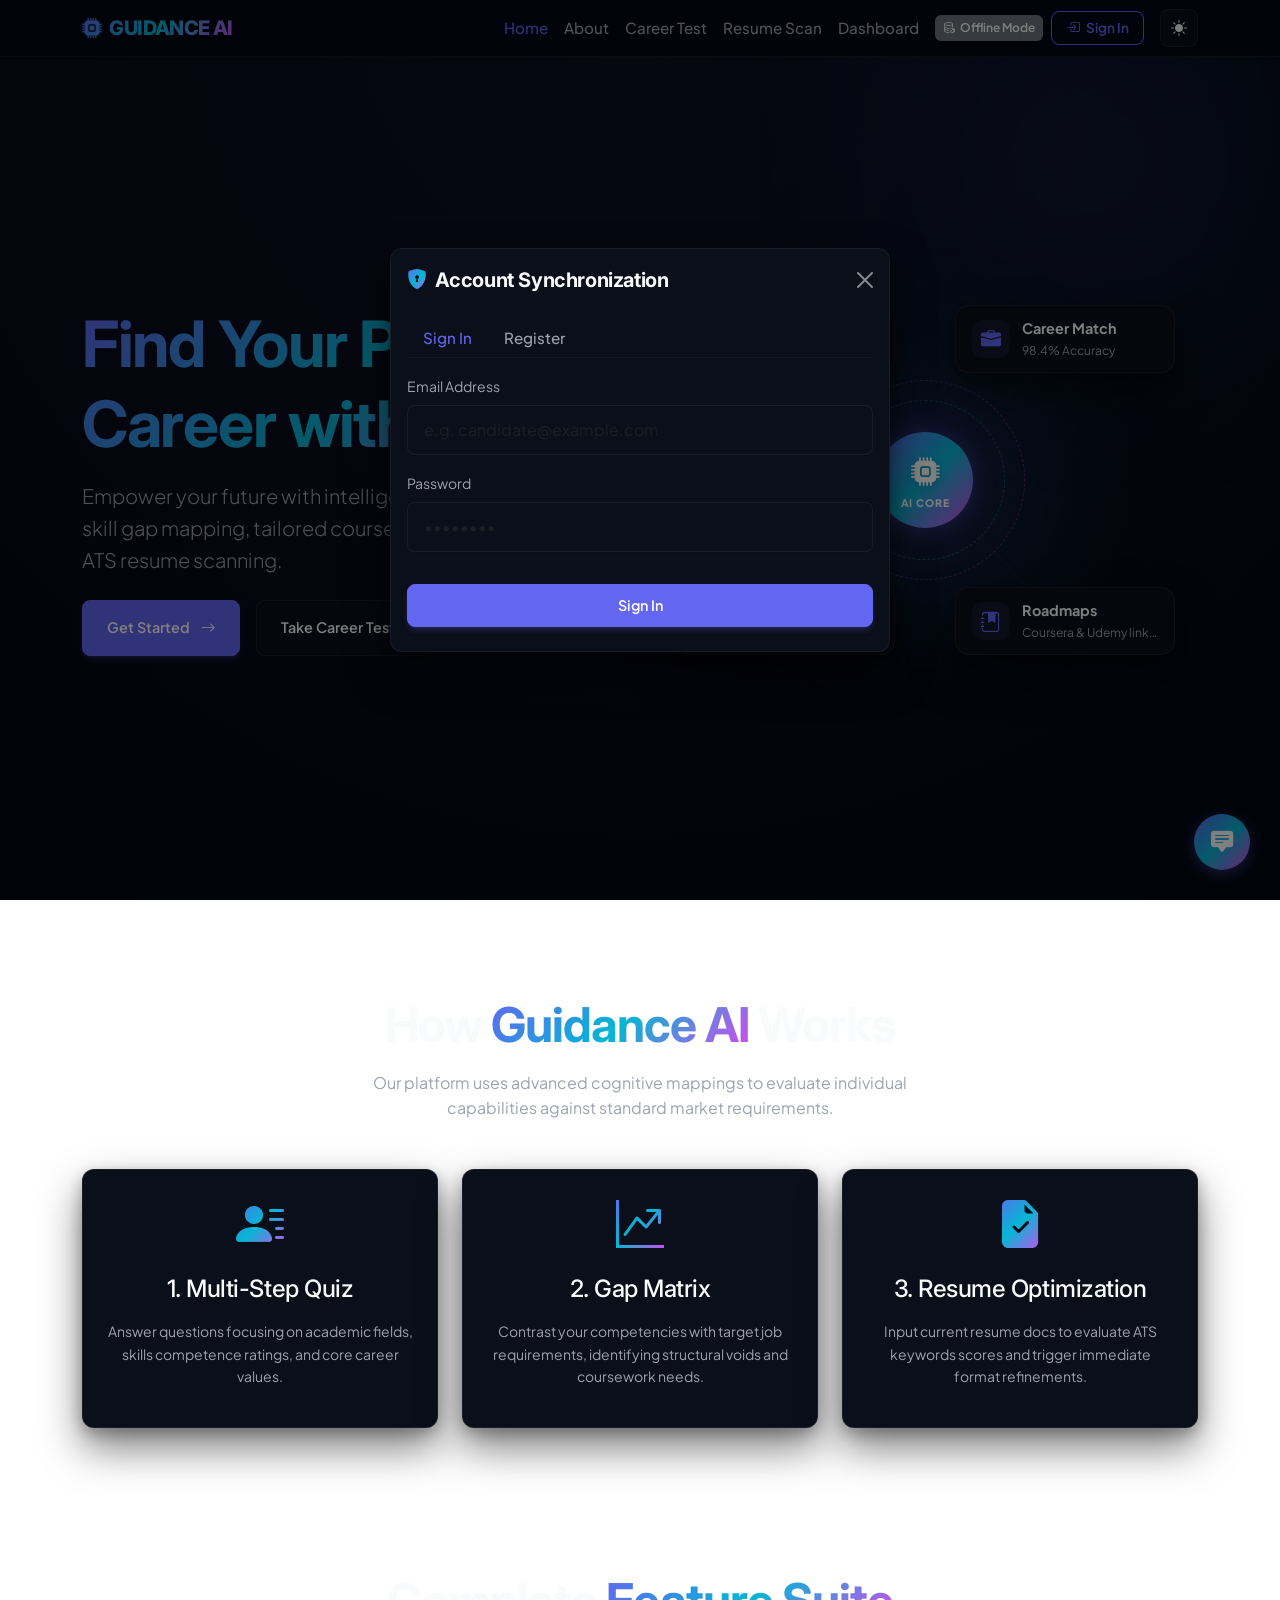
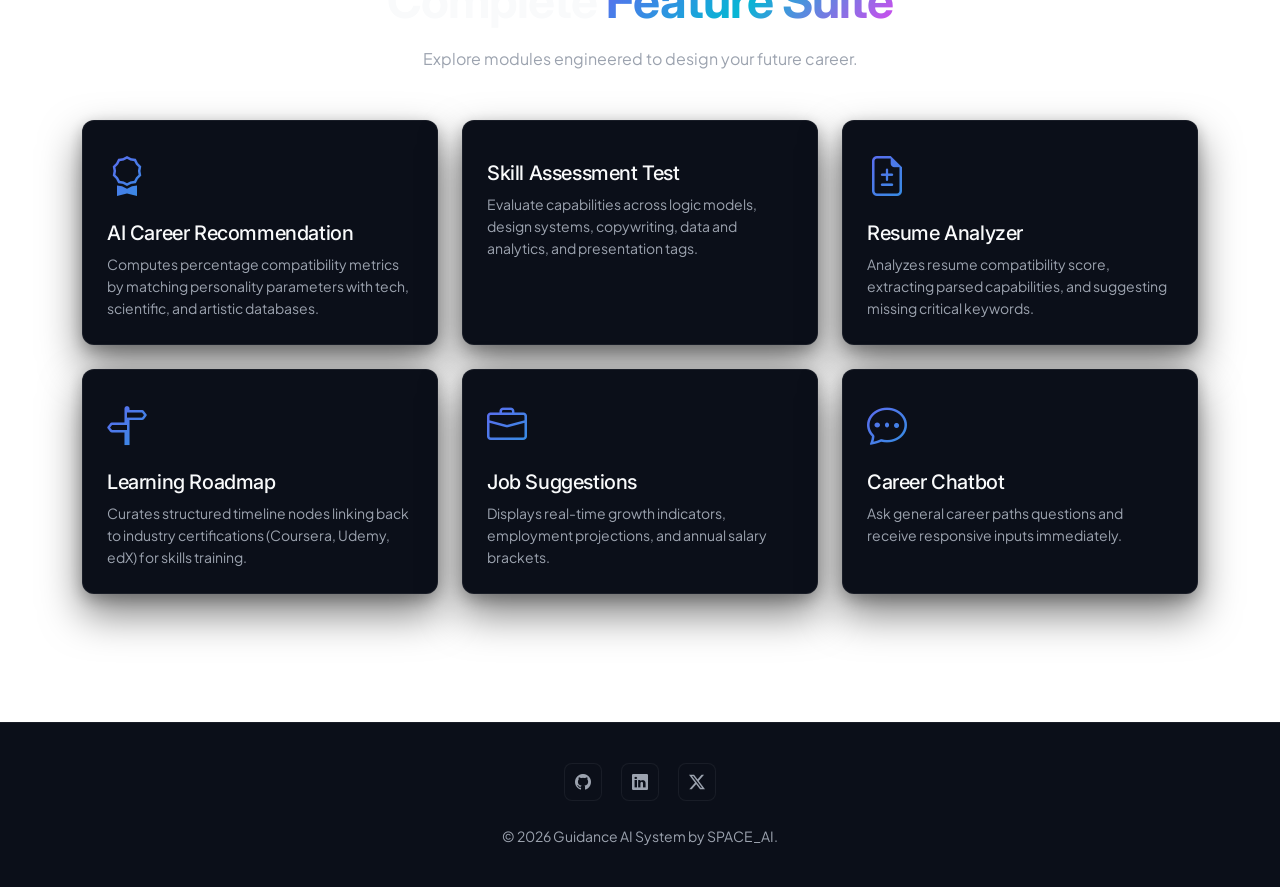
<file: frontend/assessment.html>
<!DOCTYPE html>
<html lang="en">
<head>
  <meta charset="UTF-8">
  <meta name="viewport" content="width=device-width, initial-scale=1.0">
  <title>Career Assessment - Guidance AI</title>
  <!-- Bootstrap 5 CSS -->
  <link href="https://cdn.jsdelivr.net/npm/bootstrap@5.3.2/dist/css/bootstrap.min.css" rel="stylesheet">
  <!-- Bootstrap Icons -->
  <link href="https://cdn.jsdelivr.net/npm/bootstrap-icons@1.11.3/font/bootstrap-icons.min.css" rel="stylesheet">
  <!-- AOS Animations -->
  <link href="https://cdn.jsdelivr.net/npm/aos@2.3.4/dist/aos.css" rel="stylesheet">
  <!-- Custom CSS -->
  <link rel="stylesheet" href="assets/css/style.css">
</head>
<body data-theme="dark">

  <!-- Fixed Top Header -->
  <nav class="navbar navbar-expand-lg glass-navbar fixed-top">
    <div class="container">
      <a class="navbar-brand d-flex align-items-center text-gradient" href="index.html">
        <i class="bi bi-cpu-fill me-2"></i>
        <span>GUIDANCE AI</span>
      </a>
      <button class="navbar-toggler" type="button" data-bs-toggle="collapse" data-bs-target="#navbarContent" aria-controls="navbarContent" aria-expanded="false" aria-label="Toggle navigation" style="border-color: var(--glass-border);">
        <span class="bi bi-list text-white" style="font-size: 1.5rem;"></span>
      </button>
      <div class="collapse navbar-collapse" id="navbarContent">
        <ul class="navbar-nav ms-auto mb-2 mb-lg-0 align-items-center">
          <li class="nav-item">
            <a class="nav-link" href="index.html">Home</a>
          </li>
          <li class="nav-item">
            <a class="nav-link" href="about.html">About</a>
          </li>
          <li class="nav-item">
            <a class="nav-link active" href="assessment.html">Career Test</a>
          </li>
          <li class="nav-item">
            <a class="nav-link" href="resume.html">Resume Scan</a>
          </li>
          <li class="nav-item">
            <a class="nav-link" href="dashboard.html">Dashboard</a>
          </li>
          <li class="nav-item ms-lg-2" id="db-status-container"></li>
          <li class="nav-item ms-lg-2 mt-2 mt-lg-0">
            <button class="sync-btn" id="nav-sync-btn" data-bs-toggle="modal" data-bs-target="#syncModal">
              <i class="bi bi-box-arrow-in-right me-1"></i> Sign In
            </button>
          </li>
          <li class="nav-item ms-lg-3 mt-2 mt-lg-0">
            <button class="theme-switch" id="theme-toggle" aria-label="Toggle theme">
              <i class="bi bi-sun-fill"></i>
            </button>
          </li>
        </ul>
      </div>
    </div>
  </nav>

  <!-- Stepper Layout Container -->
  <main class="container" style="padding-top: 120px; max-width: 800px;">
    
    <div class="text-center mb-4" data-aos="fade-down">
      <h1 class="h2 fw-bold text-gradient">AI Career Evaluation</h1>
      <p class="text-muted small">Complete the questionnaire below to calibrate matching pathways.</p>
    </div>

    <div class="glass-card p-4 p-md-5" data-aos="fade-up">
      <!-- Step Indicator Header -->
      <div class="step-indicator-wrapper">
        <div class="step-indicator-line">
          <div class="step-indicator-progress" id="wizard-progress-bar"></div>
        </div>
        <div class="step-bubbles-container">
          <div class="step-bubble active">1</div>
          <div class="step-bubble">2</div>
          <div class="step-bubble">3</div>
          <div class="step-bubble">4</div>
          <div class="step-bubble">5</div>
          <div class="step-bubble">6</div>
        </div>
      </div>

      <form id="assessment-form" novalidate>
        
        <!-- STEP 1: PERSONAL DETAILS -->
        <div class="wizard-step active">
          <h4 class="mb-3 text-gradient">Step 1: Personal Details</h4>
          <p class="text-muted small mb-4">Please submit your primary details to establish your profile.</p>
          <div class="mb-3">
            <label for="stud-name" class="form-label small text-muted">Full Name</label>
            <input type="text" class="form-control glass-input" id="stud-name" required placeholder="e.g. Jane Doe">
          </div>
          <div class="mb-3">
            <label for="stud-email" class="form-label small text-muted">Email Address</label>
            <input type="email" class="form-control glass-input" id="stud-email" required placeholder="e.g. jane@example.com">
          </div>
          <div class="mb-3">
            <label for="stud-age" class="form-label small text-muted">Age</label>
            <input type="number" class="form-control glass-input" id="stud-age" required min="10" max="99" placeholder="e.g. 21">
          </div>
        </div>

        <!-- STEP 2: EDUCATION DETAILS -->
        <div class="wizard-step">
          <h4 class="mb-3 text-gradient">Step 2: Educational Level</h4>
          <p class="text-muted small mb-4">Choose your active academic standing credentials.</p>
          <div class="row g-3 mb-4">
            <div class="col-sm-6">
              <div class="selector-card" data-val="High School" data-type="degree">
                <i class="bi bi-book-half"></i>
                <h5 class="h6 mb-0 text-white">High School</h5>
              </div>
            </div>
            <div class="col-sm-6">
              <div class="selector-card" data-val="Bachelor's" data-type="degree">
                <i class="bi bi-mortarboard-fill"></i>
                <h5 class="h6 mb-0 text-white">Bachelor's Degree</h5>
              </div>
            </div>
            <div class="col-sm-6">
              <div class="selector-card" data-val="Master's" data-type="degree">
                <i class="bi bi-journal-bookmark-fill"></i>
                <h5 class="h6 mb-0 text-white">Master's Degree</h5>
              </div>
            </div>
            <div class="col-sm-6">
              <div class="selector-card" data-val="Doctorate" data-type="degree">
                <i class="bi bi-academic-honor"></i>
                <h5 class="h6 mb-0 text-white">PhD / Doctorate</h5>
              </div>
            </div>
          </div>
          <div class="mb-3">
            <label for="stud-gpa" class="form-label small text-muted">GPA / Grade Percentage</label>
            <input type="text" class="form-control glass-input" id="stud-gpa" required placeholder="e.g. 3.8/4.0 or 85%">
          </div>
        </div>

        <!-- STEP 3: SKILL & COGNITIVE QUIZ -->
        <div class="wizard-step">
          <h4 class="mb-3 text-gradient">Step 3: Skill & Cognitive Quiz</h4>
          <p class="text-muted small mb-4 font-size-xs">Answer the multiple-choice questions below to evaluate your communication, aptitude, and reasoning skills.</p>
          
          <!-- Communication Section -->
          <div class="mb-4">
            <div class="d-flex align-items-center mb-3">
              <i class="bi bi-chat-left-dots-fill me-2 text-primary" style="font-size: 1.25rem;"></i>
              <h6 class="text-white mb-0">Section A: Communication Skills</h6>
            </div>
            
            <div class="mb-4">
              <p class="small text-muted mb-2 fw-semibold">Q1. A team member is consistently missing deadlines, affecting your work. How do you handle this?</p>
              <div class="form-check mcq-option-wrapper">
                <input class="form-check-input" type="radio" name="comm-q1" id="comm-q1-a" value="a" required>
                <label class="form-check-label" for="comm-q1-a">Complain to the manager immediately.</label>
              </div>
              <div class="form-check mcq-option-wrapper">
                <input class="form-check-input" type="radio" name="comm-q1" id="comm-q1-b" value="b">
                <label class="form-check-label" for="comm-q1-b">Discuss it privately with them, seek to understand the bottleneck, and offer help.</label>
              </div>
              <div class="form-check mcq-option-wrapper">
                <input class="form-check-input" type="radio" name="comm-q1" id="comm-q1-c" value="c">
                <label class="form-check-label" for="comm-q1-c">Ignore it and work overtime to cover for them.</label>
              </div>
              <div class="form-check mcq-option-wrapper">
                <input class="form-check-input" type="radio" name="comm-q1" id="comm-q1-d" value="d">
                <label class="form-check-label" for="comm-q1-d">Confront them publicly in the next group meeting.</label>
              </div>
            </div>

            <div class="mb-4">
              <p class="small text-muted mb-2 fw-semibold">Q2. You receive negative feedback on a project you spent weeks working on. What is your reaction?</p>
              <div class="form-check mcq-option-wrapper">
                <input class="form-check-input" type="radio" name="comm-q2" id="comm-q2-a" value="a" required>
                <label class="form-check-label" for="comm-q2-a">Become defensive and explain why they are wrong.</label>
              </div>
              <div class="form-check mcq-option-wrapper">
                <input class="form-check-input" type="radio" name="comm-q2" id="comm-q2-b" value="b">
                <label class="form-check-label" for="comm-q2-b">Listen actively, ask clarifying questions, and use it as a learning opportunity.</label>
              </div>
              <div class="form-check mcq-option-wrapper">
                <input class="form-check-input" type="radio" name="comm-q2" id="comm-q2-c" value="c">
                <label class="form-check-label" for="comm-q2-c">Accept it politely but disregard it in future tasks.</label>
              </div>
              <div class="form-check mcq-option-wrapper">
                <input class="form-check-input" type="radio" name="comm-q2" id="comm-q2-d" value="d">
                <label class="form-check-label" for="comm-q2-d">Complain to others about the unfair review.</label>
              </div>
            </div>
          </div>

          <!-- Aptitude Section -->
          <div class="mb-4 pt-2 border-top border-secondary-subtle">
            <div class="d-flex align-items-center mb-3 mt-2">
              <i class="bi bi-lightbulb-fill me-2 text-warning" style="font-size: 1.25rem;"></i>
              <h6 class="text-white mb-0">Section B: Logical Aptitude</h6>
            </div>
            
            <div class="mb-4">
              <p class="small text-muted mb-2 fw-semibold">Q3. Complete the series: 3, 5, 9, 17, 33, ?</p>
              <div class="form-check mcq-option-wrapper">
                <input class="form-check-input" type="radio" name="apt-q1" id="apt-q1-a" value="a" required>
                <label class="form-check-label" for="apt-q1-a">49</label>
              </div>
              <div class="form-check mcq-option-wrapper">
                <input class="form-check-input" type="radio" name="apt-q1" id="apt-q1-b" value="b">
                <label class="form-check-label" for="apt-q1-b">55</label>
              </div>
              <div class="form-check mcq-option-wrapper">
                <input class="form-check-input" type="radio" name="apt-q1" id="apt-q1-c" value="c">
                <label class="form-check-label" for="apt-q1-c">65</label>
              </div>
              <div class="form-check mcq-option-wrapper">
                <input class="form-check-input" type="radio" name="apt-q1" id="apt-q1-d" value="d">
                <label class="form-check-label" for="apt-q1-d">60</label>
              </div>
            </div>

            <div class="mb-4">
              <p class="small text-muted mb-2 fw-semibold">Q4. Which word does NOT belong with the others?</p>
              <div class="form-check mcq-option-wrapper">
                <input class="form-check-input" type="radio" name="apt-q2" id="apt-q2-a" value="a" required>
                <label class="form-check-label" for="apt-q2-a">Violin</label>
              </div>
              <div class="form-check mcq-option-wrapper">
                <input class="form-check-input" type="radio" name="apt-q2" id="apt-q2-b" value="b">
                <label class="form-check-label" for="apt-q2-b">Cello</label>
              </div>
              <div class="form-check mcq-option-wrapper">
                <input class="form-check-input" type="radio" name="apt-q2" id="apt-q2-c" value="c">
                <label class="form-check-label" for="apt-q2-c">Flute</label>
              </div>
              <div class="form-check mcq-option-wrapper">
                <input class="form-check-input" type="radio" name="apt-q2" id="apt-q2-d" value="d">
                <label class="form-check-label" for="apt-q2-d">Viola</label>
              </div>
            </div>
          </div>

          <!-- IQ Section -->
          <div class="mb-4 pt-2 border-top border-secondary-subtle">
            <div class="d-flex align-items-center mb-3 mt-2">
              <i class="bi bi-brain-fill me-2 text-info" style="font-size: 1.25rem;"></i>
              <h6 class="text-white mb-0">Section C: Basic IQ</h6>
            </div>
            
            <div class="mb-4">
              <p class="small text-muted mb-2 fw-semibold">Q5. If 5 machines take 5 minutes to make 5 widgets, how long would it take 100 machines to make 100 widgets?</p>
              <div class="form-check mcq-option-wrapper">
                <input class="form-check-input" type="radio" name="iq-q1" id="iq-q1-a" value="a" required>
                <label class="form-check-label" for="iq-q1-a">100 minutes</label>
              </div>
              <div class="form-check mcq-option-wrapper">
                <input class="form-check-input" type="radio" name="iq-q1" id="iq-q1-b" value="b">
                <label class="form-check-label" for="iq-q1-b">20 minutes</label>
              </div>
              <div class="form-check mcq-option-wrapper">
                <input class="form-check-input" type="radio" name="iq-q1" id="iq-q1-c" value="c">
                <label class="form-check-label" for="iq-q1-c">5 minutes</label>
              </div>
              <div class="form-check mcq-option-wrapper">
                <input class="form-check-input" type="radio" name="iq-q1" id="iq-q1-d" value="d">
                <label class="form-check-label" for="iq-q1-d">1 minute</label>
              </div>
            </div>

            <div class="mb-4">
              <p class="small text-muted mb-2 fw-semibold">Q6. Some months have 30 days, some have 31. How many have 28?</p>
              <div class="form-check mcq-option-wrapper">
                <input class="form-check-input" type="radio" name="iq-q2" id="iq-q2-a" value="a" required>
                <label class="form-check-label" for="iq-q2-a">1</label>
              </div>
              <div class="form-check mcq-option-wrapper">
                <input class="form-check-input" type="radio" name="iq-q2" id="iq-q2-b" value="b">
                <label class="form-check-label" for="iq-q2-b">12</label>
              </div>
              <div class="form-check mcq-option-wrapper">
                <input class="form-check-input" type="radio" name="iq-q2" id="iq-q2-c" value="c">
                <label class="form-check-label" for="iq-q2-c">6</label>
              </div>
              <div class="form-check mcq-option-wrapper">
                <input class="form-check-input" type="radio" name="iq-q2" id="iq-q2-d" value="d">
                <label class="form-check-label" for="iq-q2-d">2</label>
              </div>
            </div>
          </div>
        </div>

        <!-- STEP 4: SKILLS COMPETENCY -->
        <div class="wizard-step">
          <h4 class="mb-3 text-gradient">Step 4: Evaluate Skill Strengths</h4>
          <p class="text-muted small mb-4">Self-evaluate your competence level from 1 (Novice) to 5 (Expert).</p>
          
          <div class="glass-card skills-card mb-3">
            <div class="d-flex justify-content-between align-items-center mb-2">
              <span class="fw-bold">Coding / Logic</span>
              <span class="text-gradient fw-bold" id="val-skill-coding">3/5</span>
            </div>
            <input type="range" class="custom-slider" min="1" max="5" value="3" id="skill-coding">
          </div>

          <div class="glass-card skills-card mb-3">
            <div class="d-flex justify-content-between align-items-center mb-2">
              <span class="fw-bold">Visual Aesthetics & UI Design</span>
              <span class="text-gradient fw-bold" id="val-skill-design">3/5</span>
            </div>
            <input type="range" class="custom-slider" min="1" max="5" value="3" id="skill-design">
          </div>

          <div class="glass-card skills-card mb-3">
            <div class="d-flex justify-content-between align-items-center mb-2">
              <span class="fw-bold">Technical Writing / Copywriting</span>
              <span class="text-gradient fw-bold" id="val-skill-writing">3/5</span>
            </div>
            <input type="range" class="custom-slider" min="1" max="5" value="3" id="skill-writing">
          </div>

          <div class="glass-card skills-card mb-3">
            <div class="d-flex justify-content-between align-items-center mb-2">
              <span class="fw-bold">Analytical Modeling & Math</span>
              <span class="text-gradient fw-bold" id="val-skill-analysis">3/5</span>
            </div>
            <input type="range" class="custom-slider" min="1" max="5" value="3" id="skill-analysis">
          </div>

          <div class="glass-card skills-card mb-3">
            <div class="d-flex justify-content-between align-items-center mb-2">
              <span class="fw-bold">Public Speaking & Presentation</span>
              <span class="text-gradient fw-bold" id="val-skill-speaking">3/5</span>
            </div>
            <input type="range" class="custom-slider" min="1" max="5" value="3" id="skill-speaking">
          </div>
        </div>

        <!-- STEP 5: INTEREST FOCUS -->
        <div class="wizard-step">
          <h4 class="mb-3 text-gradient">Step 5: Interest Focus Areas</h4>
          <p class="text-muted small mb-4">Select the domains that genuinely trigger your curiosity (Select at least 1).</p>
          <div class="row g-3">
            <div class="col-sm-6">
              <div class="selector-card" data-val="tech" data-type="interest">
                <i class="bi bi-laptop"></i>
                <h5 class="h6 mb-2 text-white">Technology</h5>
                <p class="small text-muted mb-0">Computers, coding, and networking.</p>
              </div>
            </div>
            <div class="col-sm-6">
              <div class="selector-card" data-val="arts" data-type="interest">
                <i class="bi bi-palette"></i>
                <h5 class="h6 mb-2 text-white">Creative Arts & Design</h5>
                <p class="small text-muted mb-0">Visual structures, UI UX, and styling.</p>
              </div>
            </div>
            <div class="col-sm-6">
              <div class="selector-card" data-val="business" data-type="interest">
                <i class="bi bi-briefcase"></i>
                <h5 class="h6 mb-2 text-white">Business & Ad Campaigns</h5>
                <p class="small text-muted mb-0">Products management and marketing.</p>
              </div>
            </div>
            <div class="col-sm-6">
              <div class="selector-card" data-val="science" data-type="interest">
                <i class="bi bi-bezier2"></i>
                <h5 class="h6 mb-2 text-white">Science & Data Modeling</h5>
                <p class="small text-muted mb-0">R&D and data analysis methodologies.</p>
              </div>
            </div>
          </div>
        </div>

        <!-- STEP 6: CAREER GOALS -->
        <div class="wizard-step">
          <h4 class="mb-3 text-gradient">Step 6: Career Goals</h4>
          <p class="text-muted small mb-4">Choose your target workspaces formats (Select at least 1).</p>
          <div class="row g-3">
            <div class="col-sm-6">
              <div class="selector-card" data-val="freelance" data-type="goal">
                <i class="bi bi-globe"></i>
                <h5 class="h6 mb-2 text-white">Freelancing & Independence</h5>
                <p class="small text-muted mb-0">Remote contracts and digital nomad hubs.</p>
              </div>
            </div>
            <div class="col-sm-6">
              <div class="selector-card" data-val="corporate" data-type="goal">
                <i class="bi bi-buildings"></i>
                <h5 class="h6 mb-2 text-white">Corporate Enterprise</h5>
                <p class="small text-muted mb-0">Stable tracks with cross-functional structures.</p>
              </div>
            </div>
            <div class="col-sm-6">
              <div class="selector-card" data-val="startup" data-type="goal">
                <i class="bi bi-rocket-takeoff"></i>
                <h5 class="h6 mb-2 text-white">Startup Venture</h5>
                <p class="small text-muted mb-0">Fast innovation speeds and equity stakes.</p>
              </div>
            </div>
            <div class="col-sm-6">
              <div class="selector-card" data-val="research" data-type="goal">
                <i class="bi bi-mortarboard"></i>
                <h5 class="h6 mb-2 text-white">Research & Academia</h5>
                <p class="small text-muted mb-0">Theoretical development and education tracks.</p>
              </div>
            </div>
          </div>
        </div>

        <!-- Navigation Buttons -->
        <div class="d-flex justify-content-between mt-5 pt-3 border-top border-secondary">
          <button type="button" class="btn btn-cyber-purple py-2 px-4" id="btn-prev" disabled>Back</button>
          <button type="button" class="btn btn-cyber py-2 px-4" id="btn-next" disabled>Next</button>
        </div>

      </form>
    </div>

  </main>

  <!-- Footer -->
  <footer>
    <div class="container text-center">
      <div class="mb-4">
        <a href="#" class="footer-social-icon me-3"><i class="bi bi-github"></i></a>
        <a href="#" class="footer-social-icon me-3"><i class="bi bi-linkedin"></i></a>
        <a href="#" class="footer-social-icon"><i class="bi bi-twitter-x"></i></a>
      </div>
      <p class="small text-muted mb-0">© 2026 Guidance AI System by SPACE_AI.</p>
    </div>
  </footer>

  <!-- Floating Chatbot Toggle Bubble -->
  <div class="chatbot-bubble" id="chatbot-bubble" aria-label="Open chatbot">
    <i class="bi bi-chat-square-text-fill"></i>
  </div>

  <!-- Chatbot Dialog Drawer -->
  <div class="glass-card chatbot-dialog" id="chatbot-dialog">
    <div class="chatbot-header">
      <div class="d-flex align-items-center">
        <i class="bi bi-robot me-2"></i>
        <span>AI Counselor</span>
      </div>
      <button type="button" class="btn-close btn-close-white" id="chatbot-close" aria-label="Close"></button>
    </div>
    <div class="chatbot-body d-flex flex-column" id="chatbot-body"></div>
    <div class="chatbot-footer">
      <input type="text" class="form-control glass-input flex-grow-1" id="chatbot-input" placeholder="Type career query...">
      <button class="btn btn-cyber p-2 px-3" id="chatbot-send"><i class="bi bi-send-fill"></i></button>
    </div>
  </div>

  <!-- Scripts -->
  <script src="https://cdn.jsdelivr.net/npm/bootstrap@5.3.2/dist/js/bootstrap.bundle.min.js"></script>
  <script src="https://cdn.jsdelivr.net/npm/aos@2.3.4/dist/aos.js"></script>
  <script src="assets/js/main.js"></script>
</body>
</html>
</file>
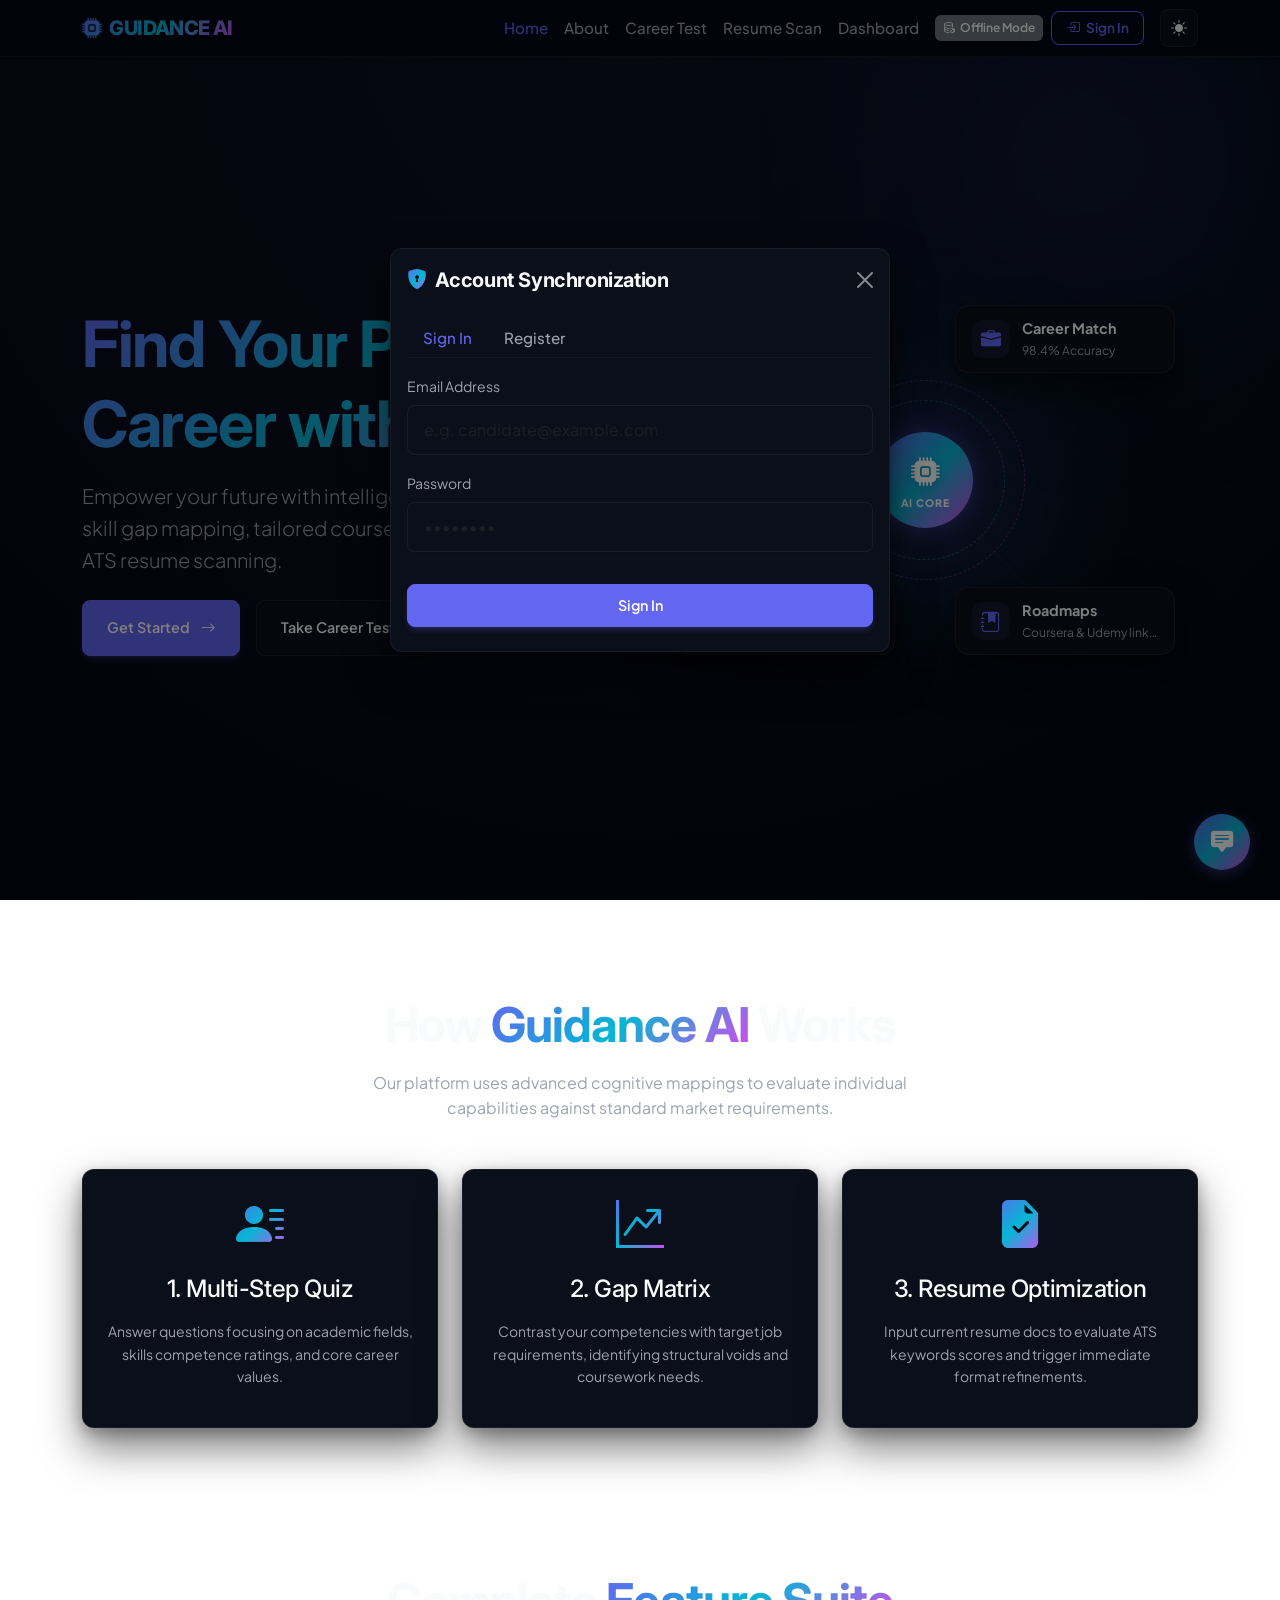
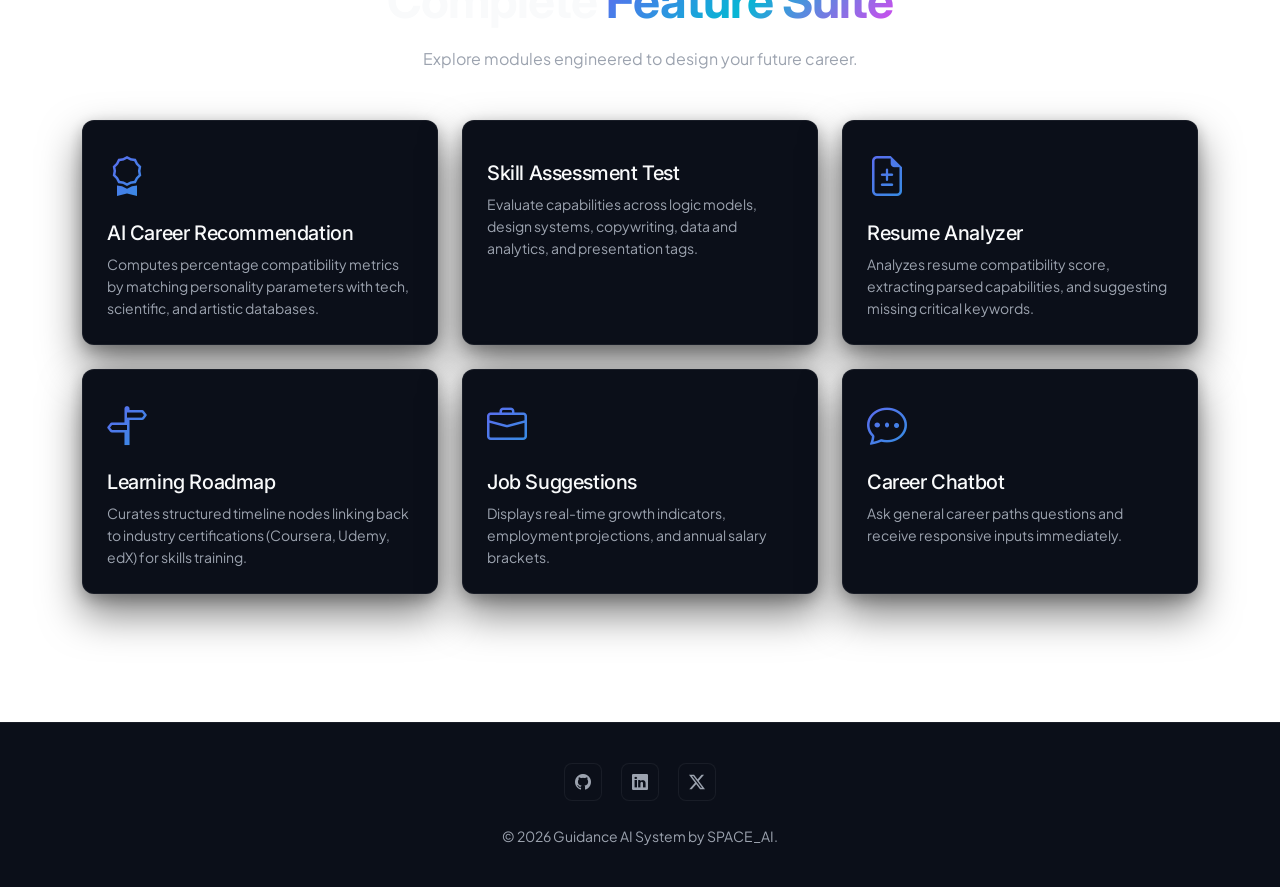
<file: frontend/resume.html>
<!DOCTYPE html>
<html lang="en">
<head>
  <meta charset="UTF-8">
  <meta name="viewport" content="width=device-width, initial-scale=1.0">
  <title>Resume Analyzer - Guidance AI</title>
  <!-- Bootstrap 5 CSS -->
  <link href="https://cdn.jsdelivr.net/npm/bootstrap@5.3.2/dist/css/bootstrap.min.css" rel="stylesheet">
  <!-- Bootstrap Icons -->
  <link href="https://cdn.jsdelivr.net/npm/bootstrap-icons@1.11.3/font/bootstrap-icons.min.css" rel="stylesheet">
  <!-- AOS Animations -->
  <link href="https://cdn.jsdelivr.net/npm/aos@2.3.4/dist/aos.css" rel="stylesheet">
  <!-- Custom CSS -->
  <link rel="stylesheet" href="assets/css/style.css">
</head>
<body data-theme="dark">

  <!-- Fixed Top Header -->
  <nav class="navbar navbar-expand-lg glass-navbar fixed-top">
    <div class="container">
      <a class="navbar-brand d-flex align-items-center text-gradient" href="index.html">
        <i class="bi bi-cpu-fill me-2"></i>
        <span>GUIDANCE AI</span>
      </a>
      <button class="navbar-toggler" type="button" data-bs-toggle="collapse" data-bs-target="#navbarContent" aria-controls="navbarContent" aria-expanded="false" aria-label="Toggle navigation" style="border-color: var(--glass-border);">
        <span class="bi bi-list text-white" style="font-size: 1.5rem;"></span>
      </button>
      <div class="collapse navbar-collapse" id="navbarContent">
        <ul class="navbar-nav ms-auto mb-2 mb-lg-0 align-items-center">
          <li class="nav-item">
            <a class="nav-link" href="index.html">Home</a>
          </li>
          <li class="nav-item">
            <a class="nav-link" href="about.html">About</a>
          </li>
          <li class="nav-item">
            <a class="nav-link" href="assessment.html">Career Test</a>
          </li>
          <li class="nav-item">
            <a class="nav-link active" href="resume.html">Resume Scan</a>
          </li>
          <li class="nav-item">
            <a class="nav-link" href="dashboard.html">Dashboard</a>
          </li>
          <li class="nav-item ms-lg-2" id="db-status-container"></li>
          <li class="nav-item ms-lg-2 mt-2 mt-lg-0">
            <button class="sync-btn" id="nav-sync-btn" data-bs-toggle="modal" data-bs-target="#syncModal">
              <i class="bi bi-box-arrow-in-right me-1"></i> Sign In
            </button>
          </li>
          <li class="nav-item ms-lg-3 mt-2 mt-lg-0">
            <button class="theme-switch" id="theme-toggle" aria-label="Toggle theme">
              <i class="bi bi-sun-fill"></i>
            </button>
          </li>
        </ul>
      </div>
    </div>
  </nav>

  <!-- Content Container -->
  <main class="container" style="padding-top: 120px;" id="resume-page-container">
    
    <div class="mb-4" data-aos="fade-down">
      <h1 class="h2 fw-bold text-gradient">AI Resume Scanner</h1>
      <p class="text-muted small">Upload your resume to check alignment against target career keywords and compute ATS margins.</p>
    </div>

    <div class="row g-4">
      
      <!-- Left Column: Upload Dropzone & scanning progress -->
      <div class="col-lg-5">
        <div class="glass-card p-4 h-100">
          <h3 class="h5 fw-bold mb-3"><i class="bi bi-cloud-upload-fill text-gradient me-2"></i>Upload Portal</h3>
          
          <div class="dropzone-container my-4" id="dropzone">
            <!-- Animated scanner line -->
            <div class="scanner-laser" id="scan-laser"></div>
            
            <div id="drop-prompt">
              <i class="bi bi-file-earmark-arrow-up-fill text-gradient d-block mb-3" style="font-size: 3.5rem;"></i>
              <h5 class="text-white">Drag & Drop Resume</h5>
              <p class="text-muted small">or click to browse local files (PDF, DOC, DOCX)</p>
            </div>

            <div id="upload-info" style="display: none;">
              <i class="bi bi-file-earmark-pdf-fill text-danger d-block mb-2" style="font-size: 3rem;"></i>
              <h6 class="text-white mb-1" id="upload-filename">my_resume.pdf</h6>
              <span class="badge bg-secondary mb-3">Processing...</span>
            </div>
            
            <input type="file" id="resume-file" accept=".pdf,.doc,.docx" style="display: none;">
          </div>

          <!-- Progress Bar wrapper -->
          <div id="progress-bar-wrapper" style="display: none;">
            <div class="d-flex justify-content-between mb-2">
              <span class="small text-muted">Running ATS Diagnostics</span>
              <span class="small text-gradient fw-bold" id="progress-percent">0%</span>
            </div>
            <div class="progress bg-secondary" style="height: 6px;">
              <div class="progress-bar bg-gradient-custom" style="width: 0%;" id="progress-fill"></div>
            </div>
          </div>

        </div>
      </div>

      <!-- Right Column: ATS analysis feedback outcomes -->
      <div class="col-lg-7">
        <!-- Placeholder info -->
        <div class="glass-card p-5 text-center d-flex flex-column align-items-center justify-content-center h-100" id="resume-scan-placeholder" data-aos="fade-left">
          <i class="bi bi-robot text-muted display-4 mb-3"></i>
          <h4>Ready to Scan</h4>
          <p class="text-muted small mb-0" style="max-width: 320px;">Provide a resume file on the upload panel to initiate the AI analyzer keyword scanner.</p>
        </div>

        <!-- Scanning Actual Results (Hidden by default) -->
        <div class="glass-card p-4 h-100 d-none" id="resume-analysis-results">
          <div class="d-flex justify-content-between align-items-center mb-4 border-bottom border-secondary pb-3">
            <h4 class="fw-bold mb-0 text-gradient"><i class="bi bi-activity me-2"></i>Analysis Matrix</h4>
            <div class="text-end">
              <span class="small text-muted d-block">ATS Score</span>
              <h3 class="fw-bold text-gradient mb-0" id="ats-rating-score">84%</h3>
            </div>
          </div>

          <div class="mb-4">
            <h5 class="h6 fw-bold mb-2"><i class="bi bi-patch-check-fill text-success me-2"></i>Parsed Capabilities</h5>
            <div id="parsed-skills-list" class="d-flex flex-wrap pt-1">
              <!-- green badges -->
            </div>
          </div>

          <div class="mb-4">
            <h5 class="h6 fw-bold mb-2"><i class="bi bi-patch-exclamation-fill text-danger me-2"></i>Missing Key Terms</h5>
            <div id="missing-skills-list" class="d-flex flex-wrap pt-1">
              <!-- red badges -->
            </div>
          </div>

          <div>
            <h5 class="h6 fw-bold mb-2"><i class="bi bi-wrench-adjustable text-gradient me-2"></i>Suggested Refinements</h5>
            <ul id="improvement-bullets" class="ps-3 mb-0">
              <!-- improvement bullets -->
            </ul>
          </div>
        </div>
      </div>

    </div>

  </main>

  <!-- Footer -->
  <footer>
    <div class="container text-center">
      <div class="mb-4">
        <a href="#" class="footer-social-icon me-3"><i class="bi bi-github"></i></a>
        <a href="#" class="footer-social-icon me-3"><i class="bi bi-linkedin"></i></a>
        <a href="#" class="footer-social-icon"><i class="bi bi-twitter-x"></i></a>
      </div>
      <p class="small text-muted mb-0">© 2026 Guidance AI System by SPACE_AI.</p>
    </div>
  </footer>

  <!-- Floating Chatbot Toggle Bubble -->
  <div class="chatbot-bubble" id="chatbot-bubble" aria-label="Open chatbot">
    <i class="bi bi-chat-square-text-fill"></i>
  </div>

  <!-- Chatbot Dialog Drawer -->
  <div class="glass-card chatbot-dialog" id="chatbot-dialog">
    <div class="chatbot-header">
      <div class="d-flex align-items-center">
        <i class="bi bi-robot me-2"></i>
        <span>AI Counselor</span>
      </div>
      <button type="button" class="btn-close btn-close-white" id="chatbot-close" aria-label="Close"></button>
    </div>
    <div class="chatbot-body d-flex flex-column" id="chatbot-body"></div>
    <div class="chatbot-footer">
      <input type="text" class="form-control glass-input flex-grow-1" id="chatbot-input" placeholder="Type career query...">
      <button class="btn btn-cyber p-2 px-3" id="chatbot-send"><i class="bi bi-send-fill"></i></button>
    </div>
  </div>

  <!-- Scripts -->
  <script src="https://cdn.jsdelivr.net/npm/bootstrap@5.3.2/dist/js/bootstrap.bundle.min.js"></script>
  <script src="https://cdn.jsdelivr.net/npm/aos@2.3.4/dist/aos.js"></script>
  <script src="assets/js/main.js"></script>
</body>
</html>
</file>
<file: frontend/assets/css/style.css>
/* AI-Based Career Guidance System - style.css (Classic Modern UI) */
@import url('https://fonts.googleapis.com/css2?family=Inter:wght@300;400;500;600;700;800&family=Plus+Jakarta+Sans:wght@300;400;500;600;700;800&display=swap');

:root {
  /* Light Mode Settings (Default) */
  --primary: #4F46E5;
  --secondary: #0EA5E9;
  --accent: #9333EA;
  --success: #10B981;
  --bg-main: #FAF9FE;
  --bg-card: #FFFFFF;
  --bg-alt: #F3F2FA;
  --text-main: #0F172A;
  --text-secondary: #475569;
  --text-muted: #64748B;
  --border: rgba(79, 70, 229, 0.08);
  --hover: #F0EEF9;

  /* Map old variables to new light mode palette */
  --bg-color: var(--bg-main);
  --bg-gradient: radial-gradient(at 50% 0%, var(--bg-alt) 0%, var(--bg-main) 100%);
  --text-color: var(--text-main);
  
  --accent-primary: var(--primary);
  --accent-secondary: var(--secondary);
  --accent-success: var(--success);
  --accent-danger: #ef4444;
  --accent-gradient: linear-gradient(135deg, var(--accent-primary) 0%, var(--accent-secondary) 100%);
  
  --card-bg: var(--bg-card);
  --card-bg-hover: var(--bg-alt);
  --glass-bg: var(--bg-card);
  --glass-bg-hover: var(--bg-alt);
  
  --glass-border: var(--border);
  --glass-border-hover: rgba(79, 70, 229, 0.18);
  --glass-border-focus: rgba(79, 70, 229, 0.4);
  --glass-shadow: 0 10px 30px rgba(79, 70, 229, 0.04), 0 4px 12px rgba(0, 0, 0, 0.02);
  
  --navbar-bg: rgba(250, 249, 254, 0.85);
  --sidebar-bg: var(--bg-card);
  --selected-bg: rgba(79, 70, 229, 0.06);
  --accordion-arrow-filter: none;
}

body[data-theme="dark"] {
  /* Dark Mode Settings */
  --primary: #6366F1;
  --secondary: #06B6D4;
  --accent: #D946EF;
  --success: #34D399;

  --bg-main: #030712;
  --bg-card: #0B0F19;
  --bg-alt: #111827;

  --text-main: #F9FAFB;
  --text-secondary: #E5E7EB;
  --text-muted: #9CA3AF;

  --border: rgba(255, 255, 255, 0.06);
  --hover: rgba(99, 102, 241, 0.12);

  /* Map old variables to new dark mode palette */
  --bg-color: var(--bg-main);
  --bg-gradient: radial-gradient(circle at 50% 0%, #0f1026 0%, var(--bg-main) 100%);
  --text-color: var(--text-main);
  
  --accent-primary: var(--primary);
  --accent-secondary: var(--secondary);
  --accent-success: var(--success);
  --accent-danger: #f87171;
  --accent-gradient: linear-gradient(135deg, var(--accent-primary) 0%, var(--accent-secondary) 50%, var(--accent) 100%);
  
  --card-bg: var(--bg-card);
  --card-bg-hover: var(--bg-alt);
  --glass-bg: var(--bg-card);
  --glass-bg-hover: var(--bg-alt);
  
  --glass-border: var(--border);
  --glass-border-hover: rgba(255, 255, 255, 0.15);
  --glass-border-focus: rgba(99, 102, 241, 0.5);
  --glass-shadow: 0 20px 40px rgba(0, 0, 0, 0.5), 0 5px 15px rgba(0, 0, 0, 0.25);
  
  --navbar-bg: rgba(3, 7, 18, 0.85);
  --sidebar-bg: var(--bg-card);
  --selected-bg: rgba(99, 102, 241, 0.08);
  --accordion-arrow-filter: invert(1);
}

/* Global Reset & Basic Layout */
* {
  box-sizing: border-box;
  margin: 0;
  padding: 0;
}

html {
  scroll-behavior: smooth;
}

body {
  background: var(--bg-gradient);
  background-attachment: fixed;
  color: var(--text-color);
  font-family: 'Plus Jakarta Sans', -apple-system, BlinkMacSystemFont, "Segoe UI", Roboto, sans-serif;
  min-height: 100vh;
  overflow-x: hidden;
  transition: background 0.3s ease, color 0.3s ease;
  display: flex;
  flex-direction: column;
}

main {
  flex: 1 0 auto;
  margin-bottom: 80px;
}

footer {
  flex-shrink: 0;
  margin-top: 80px;
}

h1, h2, h3, h4, h5, h6, .navbar-brand {
  font-family: 'Inter', sans-serif;
  font-weight: 700;
  letter-spacing: -0.02em;
}

p {
  line-height: 1.6;
}

a {
  text-decoration: none;
  color: inherit;
  transition: all 0.2s ease;
}

.text-muted {
  color: var(--text-muted) !important;
}

/* Custom override for hardcoded bootstrap text-white & text-light in Light Mode */
.text-white {
  color: var(--text-color) !important;
}
body[data-theme="dark"] .text-white {
  color: #ffffff !important;
}

.text-light {
  color: var(--text-secondary) !important;
}
body[data-theme="dark"] .text-light {
  color: #f8f9fa !important;
}

/* Modal close button dark-mode inversion */
.btn-close {
  filter: none !important;
}
body[data-theme="dark"] .btn-close {
  filter: invert(1) !important;
}

/* Custom Scrollbar */
::-webkit-scrollbar {
  width: 8px;
  height: 8px;
}
::-webkit-scrollbar-track {
  background: var(--bg-color);
}
::-webkit-scrollbar-thumb {
  background: var(--glass-border-hover);
  border-radius: 4px;
}
::-webkit-scrollbar-thumb:hover {
  background: var(--accent-primary);
}

/* Theme Switcher Toggle */
.theme-switch {
  cursor: pointer;
  padding: 8px;
  border-radius: 8px;
  width: 38px;
  height: 38px;
  display: flex;
  align-items: center;
  justify-content: center;
  background: var(--card-bg);
  border: 1px solid var(--glass-border);
  color: var(--text-color);
  box-shadow: 0 1px 2px rgba(0,0,0,0.05);
  transition: all 0.2s ease;
}

.theme-switch:hover {
  border-color: var(--accent-primary);
  background: var(--card-bg-hover);
}

/* Modern Card Layouts */
.glass-card {
  background: var(--card-bg);
  border: 1px solid var(--glass-border);
  border-radius: 12px;
  box-shadow: var(--glass-shadow);
  transition: transform 0.25s cubic-bezier(0.16, 1, 0.3, 1), border-color 0.2s ease, background-color 0.2s ease, box-shadow 0.2s ease;
}

.glass-card:hover {
  transform: translateY(-2px);
  border-color: var(--glass-border-hover);
  background-color: var(--glass-bg-hover);
}

/* Fixed Header Navbar */
.glass-navbar {
  background: var(--navbar-bg);
  backdrop-filter: blur(12px);
  -webkit-backdrop-filter: blur(12px);
  border-bottom: 1px solid var(--glass-border);
  transition: background-color 0.3s ease;
  z-index: 1030;
}

.navbar-brand {
  font-weight: 800;
  letter-spacing: -0.03em;
}

.nav-link {
  color: var(--text-muted) !important;
  font-weight: 500;
  font-size: 0.95rem;
  transition: all 0.2s ease;
  padding: 8px 16px;
}

.nav-link:hover, .nav-link.active {
  color: var(--accent-primary) !important;
}

/* Gradient Utility Classes */
.text-gradient {
  background: var(--accent-gradient);
  -webkit-background-clip: text;
  -webkit-text-fill-color: transparent;
}

.bg-gradient-custom {
  background: var(--accent-gradient);
}

/* Button UI Components (Classic Modern overrides for compatibility) */
.btn-cyber {
  background: var(--accent-primary);
  color: #ffffff !important;
  border: 1px solid var(--accent-primary);
  font-weight: 600;
  font-size: 0.9rem;
  text-transform: none;
  letter-spacing: 0;
  padding: 10px 22px;
  border-radius: 8px;
  box-shadow: 0 4px 6px -1px rgba(99, 102, 241, 0.2), 0 2px 4px -2px rgba(99, 102, 241, 0.2);
  transition: all 0.2s cubic-bezier(0.16, 1, 0.3, 1);
}

.btn-cyber:hover {
  background: var(--accent-secondary);
  border-color: var(--accent-secondary);
  transform: translateY(-1px);
  box-shadow: 0 10px 15px -3px rgba(14, 165, 233, 0.3);
}

.btn-cyber-purple {
  background: var(--card-bg);
  color: var(--text-color) !important;
  border: 1px solid var(--glass-border);
  font-weight: 600;
  font-size: 0.9rem;
  text-transform: none;
  letter-spacing: 0;
  padding: 10px 22px;
  border-radius: 8px;
  box-shadow: 0 1px 2px rgba(0,0,0,0.05);
  transition: all 0.2s cubic-bezier(0.16, 1, 0.3, 1);
}

.btn-cyber-purple:hover {
  background: var(--card-bg-hover);
  border-color: var(--glass-border-hover);
  transform: translateY(-1px);
}

/* Hero elements & animation */
.hero-sec {
  padding: 140px 0 80px 0;
  position: relative;
  overflow: hidden;
}

.hero-visual {
  position: relative;
  display: flex;
  justify-content: center;
  align-items: center;
}

/* Floating background soft blur effect */
.floating-mesh {
  position: absolute;
  width: 500px;
  height: 500px;
  background: radial-gradient(circle, rgba(99, 102, 241, 0.12) 0%, rgba(14, 165, 233, 0.04) 50%, transparent 100%);
  filter: blur(60px);
  z-index: -1;
  top: -10%;
  right: -5%;
  animation: pulse 12s ease-in-out infinite alternate;
}

@keyframes pulse {
  0% { transform: translate(0, 0) scale(1); }
  100% { transform: translate(-20px, 30px) scale(1.1); }
}

.floating-mesh-2 {
  position: absolute;
  width: 400px;
  height: 400px;
  background: radial-gradient(circle, rgba(14, 165, 233, 0.1) 0%, rgba(99, 102, 241, 0.03) 50%, transparent 100%);
  filter: blur(50px);
  z-index: -2;
  bottom: 0;
  left: -50px;
}

/* Form Styles */
.glass-input {
  background: var(--card-bg) !important;
  border: 1px solid var(--glass-border) !important;
  color: var(--text-color) !important;
  padding: 12px 16px;
  border-radius: 8px;
  box-shadow: 0 1px 2px rgba(0,0,0,0.02) !important;
  transition: all 0.2s ease;
}

.glass-input:focus {
  background: var(--card-bg) !important;
  border-color: var(--accent-primary) !important;
  box-shadow: 0 0 0 3px var(--glass-border-focus) !important;
  outline: none;
}

/* Step Wizard Navigation */
.step-indicator-wrapper {
  position: relative;
  margin: 30px 0;
}

.step-indicator-line {
  position: absolute;
  top: 50%;
  left: 0;
  width: 100%;
  height: 2px;
  background: var(--glass-border);
  transform: translateY(-50%);
  z-index: 1;
}

.step-indicator-progress {
  height: 100%;
  background: var(--accent-gradient);
  width: 0%;
  transition: width 0.3s ease;
}

.step-bubbles-container {
  display: flex;
  justify-content: space-between;
  position: relative;
  z-index: 2;
}

.step-bubble {
  width: 40px;
  height: 40px;
  border-radius: 50%;
  background: var(--card-bg);
  border: 1.5px solid var(--glass-border);
  color: var(--text-muted);
  display: flex;
  align-items: center;
  justify-content: center;
  font-weight: 600;
  font-size: 0.95rem;
  box-shadow: 0 2px 4px rgba(0,0,0,0.05);
  transition: all 0.2s ease;
}

.step-bubble.active {
  border-color: var(--accent-primary);
  color: var(--accent-primary);
  box-shadow: 0 0 0 3px var(--glass-border-focus);
}

.step-bubble.completed {
  background: var(--accent-primary);
  border-color: var(--accent-primary);
  color: #ffffff;
}

/* Wizard Page Stepper */
.wizard-step {
  display: none;
}
.wizard-step.active {
  display: block;
  animation: slideIn 0.35s cubic-bezier(0.16, 1, 0.3, 1);
}

@keyframes slideIn {
  from { opacity: 0; transform: translateY(10px); }
  to { opacity: 1; transform: translateY(0); }
}

/* Custom interactive inputs (ratings) */
.skills-card {
  padding: 20px;
  margin-bottom: 16px;
}

.custom-slider {
  -webkit-appearance: none;
  width: 100%;
  height: 5px;
  background: var(--glass-border);
  border-radius: 3px;
  outline: none;
  transition: all 0.2s ease;
}

.custom-slider::-webkit-slider-thumb {
  -webkit-appearance: none;
  appearance: none;
  width: 16px;
  height: 16px;
  border-radius: 50%;
  background: var(--accent-primary);
  cursor: pointer;
  box-shadow: 0 2px 4px rgba(99,102,241,0.3);
  transition: all 0.15s ease;
}

.custom-slider::-webkit-slider-thumb:hover {
  transform: scale(1.2);
}

/* Multi-select Selector Cards */
.selector-card {
  cursor: pointer;
  border: 1px solid var(--glass-border);
  border-radius: 12px;
  background: var(--card-bg);
  box-shadow: 0 1px 3px rgba(0,0,0,0.02);
  transition: all 0.2s ease;
  padding: 24px 16px;
  text-align: center;
  height: 100%;
}

.selector-card:hover {
  border-color: var(--glass-border-hover);
  background-color: var(--card-bg-hover);
  transform: translateY(-2px);
}

.selector-card.selected {
  border-color: var(--accent-primary);
  background: var(--selected-bg);
  box-shadow: 0 0 0 2px var(--accent-primary);
}

.selector-card i {
  font-size: 2rem;
  margin-bottom: 12px;
  background: var(--accent-gradient);
  -webkit-background-clip: text;
  -webkit-text-fill-color: transparent;
  display: inline-block;
}

/* Resume Scanner Portal */
.dropzone-container {
  border: 2px dashed var(--glass-border);
  border-radius: 12px;
  padding: 40px 20px;
  text-align: center;
  cursor: pointer;
  background: rgba(255, 255, 255, 0.01);
  transition: all 0.2s ease;
  position: relative;
  overflow: hidden;
}

.dropzone-container:hover, .dropzone-container.dragover {
  border-color: var(--accent-primary);
  background: rgba(99, 102, 241, 0.02);
}

/* Clean, modern scanning laser */
.scanner-laser {
  position: absolute;
  left: 0;
  top: 0;
  width: 100%;
  height: 2px;
  background: linear-gradient(90deg, transparent, var(--accent-primary), transparent);
  animation: scanning 3s linear infinite;
  display: none;
}

@keyframes scanning {
  0% { top: 0%; }
  50% { top: 100%; }
  100% { top: 0%; }
}

/* Modern Chatbot Component */
.chatbot-bubble {
  position: fixed;
  bottom: 30px;
  right: 30px;
  width: 56px;
  height: 56px;
  border-radius: 50%;
  background: var(--accent-gradient);
  box-shadow: 0 4px 14px rgba(99, 102, 241, 0.4);
  display: flex;
  align-items: center;
  justify-content: center;
  cursor: pointer;
  z-index: 1000;
  transition: all 0.25s cubic-bezier(0.34, 1.56, 0.64, 1);
}

.chatbot-bubble:hover {
  transform: scale(1.1) rotate(5deg);
  box-shadow: 0 8px 24px rgba(99, 102, 241, 0.6);
}

.chatbot-bubble i {
  color: #ffffff;
  font-size: 1.4rem;
}

.chatbot-dialog {
  position: fixed;
  bottom: 100px;
  right: 30px;
  width: 380px;
  height: 540px;
  max-width: calc(100vw - 60px);
  z-index: 999;
  display: none;
  flex-direction: column;
  overflow: hidden;
  box-shadow: 0 20px 40px -5px rgba(0, 0, 0, 0.3), 0 10px 20px -5px rgba(0, 0, 0, 0.2);
  border: 1px solid var(--glass-border-hover);
  border-radius: 16px;
  backdrop-filter: blur(20px);
  -webkit-backdrop-filter: blur(20px);
  background: var(--navbar-bg);
}

.chatbot-dialog.active {
  display: flex;
  animation: springOpen 0.45s cubic-bezier(0.34, 1.56, 0.64, 1) both;
}

@keyframes springOpen {
  from { opacity: 0; transform: translateY(30px) scale(0.88); }
  to { opacity: 1; transform: translateY(0) scale(1); }
}

.chatbot-header {
  padding: 16px 20px;
  background: var(--accent-gradient);
  color: #ffffff;
  display: flex;
  justify-content: space-between;
  align-items: center;
  font-weight: 700;
  border-bottom: 1px solid rgba(255, 255, 255, 0.1);
}

.chatbot-body {
  flex: 1;
  padding: 18px;
  overflow-y: auto;
  background: transparent;
  display: flex;
  flex-direction: column;
}

/* Chatbot Flex Spacer acting as a spring */
.chatbot-spacer {
  flex: 1 1 auto;
}

.chatbot-msg {
  margin-bottom: 14px;
  max-width: 88%;
  padding: 12px 16px;
  border-radius: 16px;
  font-size: 0.9rem;
  line-height: 1.5;
  animation: messageBounce 0.4s cubic-bezier(0.34, 1.56, 0.64, 1) both;
}

@keyframes messageBounce {
  from { opacity: 0; transform: scale(0.9) translateY(15px); }
  to { opacity: 1; transform: scale(1) translateY(0); }
}

.chatbot-msg.bot {
  background: var(--card-bg);
  border: 1px solid var(--glass-border);
  color: var(--text-color);
  align-self: flex-start;
  border-top-left-radius: 4px;
  box-shadow: 0 4px 6px -1px rgba(0, 0, 0, 0.1);
}

.chatbot-msg.user {
  background: var(--accent-primary);
  color: #ffffff;
  align-self: flex-end;
  margin-left: auto;
  border-top-right-radius: 4px;
  box-shadow: 0 4px 6px -1px rgba(99, 102, 241, 0.2);
}

/* Specific HTML formatting inside bot answers */
.chatbot-msg.bot h5, .chatbot-msg.bot h6 {
  margin-top: 14px;
  margin-bottom: 8px;
  color: var(--accent-secondary);
  font-weight: 700;
}
.chatbot-msg.bot p {
  margin-bottom: 8px;
}
.chatbot-msg.bot p:last-child {
  margin-bottom: 0;
}
.chatbot-msg.bot ul, .chatbot-msg.bot ol {
  margin-bottom: 10px;
  padding-left: 20px;
}
.chatbot-msg.bot li {
  margin-bottom: 6px;
}
.chatbot-msg.bot code {
  background: rgba(14, 165, 233, 0.1);
  color: var(--accent-secondary);
  padding: 2px 6px;
  border-radius: 4px;
  font-size: 0.85rem;
}

.chatbot-footer {
  padding: 14px 18px;
  border-top: 1px solid var(--glass-border);
  background: var(--card-bg);
  display: flex;
  gap: 8px;
}

/* Dashboard Panel Layout */
.dashboard-grid {
  display: grid;
  grid-template-columns: 280px 1fr;
  gap: 24px;
}

.dashboard-sidebar {
  background: var(--sidebar-bg);
  border-right: 1px solid var(--glass-border);
}

@media (max-width: 991px) {
  .dashboard-grid {
    grid-template-columns: 1fr;
  }
}

/* FAQ Accordion overrides */
.accordion-item-glass {
  background: transparent !important;
  border: 0 !important;
  border-bottom: 1px solid var(--glass-border) !important;
}

.accordion-button-glass {
  background: transparent !important;
  color: var(--text-color) !important;
  font-weight: 600;
  font-size: 1.05rem;
  padding: 18px 0 !important;
  box-shadow: none !important;
  border: 0 !important;
}

.accordion-button-glass:not(.collapsed) {
  color: var(--accent-primary) !important;
}

.accordion-button-glass::after {
  filter: var(--accordion-arrow-filter);
}

.accordion-body-glass {
  color: var(--text-muted);
  padding: 0 0 18px 0 !important;
  font-size: 0.95rem;
}

/* Footer Section */
footer {
  border-top: 1px solid var(--glass-border);
  background: var(--card-bg);
  padding: 40px 0;
  margin-top: 80px;
}

.footer-social-icon {
  width: 38px;
  height: 38px;
  border-radius: 8px;
  background: var(--card-bg);
  border: 1px solid var(--glass-border);
  display: inline-flex;
  align-items: center;
  justify-content: center;
  transition: all 0.2s ease;
  color: var(--text-muted);
}

.footer-social-icon:hover {
  border-color: var(--accent-primary);
  transform: translateY(-2px);
  color: var(--accent-primary);
  background-color: var(--card-bg-hover);
}

/* Custom DB indicator badges in navbar */
.db-badge {
  font-size: 0.75rem;
  font-weight: 600;
  padding: 4px 8px;
  border-radius: 6px;
  display: flex;
  align-items: center;
  gap: 5px;
}
.db-mysql {
  background-color: rgba(16, 185, 129, 0.15);
  color: var(--accent-success);
}
.db-sqlite {
  background-color: rgba(245, 158, 11, 0.15);
  color: #f59e0b;
}

/* Sync button in Navbar */
.sync-btn {
  font-size: 0.85rem;
  font-weight: 600;
  padding: 6px 14px;
  border-radius: 8px;
  background: transparent;
  color: var(--accent-primary);
  border: 1px solid var(--accent-primary);
  transition: all 0.2s ease;
}
.sync-btn:hover {
  background: var(--accent-primary);
  color: #ffffff;
}

/* Sync Profile Indicator details */
.sync-status-indicator {
  font-size: 0.8rem;
  color: var(--text-muted);
}

/* MCQ Option rows */
.mcq-option-wrapper {
  padding: 12px 16px;
  border-radius: 8px;
  border: 1px solid var(--glass-border);
  background: rgba(255, 255, 255, 0.01);
  transition: all 0.2s ease;
  cursor: pointer;
  margin-bottom: 8px;
  display: flex;
  align-items: center;
}
.mcq-option-wrapper:hover {
  border-color: var(--accent-primary);
  background: var(--card-bg-hover);
}
.mcq-option-wrapper .form-check-input {
  margin-top: 0;
  margin-right: 12px;
  cursor: pointer;
}
.mcq-option-wrapper .form-check-label {
  cursor: pointer;
  flex-grow: 1;
  color: var(--text-color);
  font-weight: 500;
}

/* --- Premium Hero Interactive Visual Layout --- */
.interactive-visual-wrapper {
  position: relative;
  width: 100%;
  max-width: 500px;
  height: 500px;
  margin: 0 auto;
  display: flex;
  align-items: center;
  justify-content: center;
  z-index: 10;
}

.ai-glow-backing {
  position: absolute;
  width: 320px;
  height: 320px;
  background: radial-gradient(circle, rgba(99, 102, 241, 0.22) 0%, rgba(6, 182, 212, 0.08) 55%, transparent 80%);
  filter: blur(45px);
  z-index: 0;
  pointer-events: none;
  animation: visual-glow-pulse 8s infinite ease-in-out alternate;
}

@keyframes visual-glow-pulse {
  0% { transform: scale(0.85); opacity: 0.8; }
  100% { transform: scale(1.15); opacity: 1; }
}

/* Connection Lines SVG overlay */
.visual-connections {
  position: absolute;
  top: 0;
  left: 0;
  width: 100%;
  height: 100%;
  z-index: 1;
  pointer-events: none;
}

.conn-line {
  stroke: var(--border);
  stroke-width: 1.5px;
  stroke-linecap: round;
  fill: none;
  opacity: 0.4;
  transition: stroke 0.3s ease;
}

/* Glow animated path */
.conn-pulse {
  stroke: var(--accent-secondary);
  stroke-width: 2.5px;
  stroke-linecap: round;
  fill: none;
  stroke-dasharray: 20 150;
  opacity: 0.8;
  animation: conn-pulse-flow 5s linear infinite;
}

.conn-pulse-1 { animation-delay: 0s; }
.conn-pulse-2 { animation-delay: 1.25s; }
.conn-pulse-3 { animation-delay: 2.5s; }
.conn-pulse-4 { animation-delay: 3.75s; }

@keyframes conn-pulse-flow {
  0% { stroke-dashoffset: 200; }
  100% { stroke-dashoffset: -200; }
}

/* Central Core */
.visual-core {
  position: relative;
  width: 130px;
  height: 130px;
  display: flex;
  align-items: center;
  justify-content: center;
  z-index: 3;
}

.core-orbit {
  position: absolute;
  border-radius: 50%;
  border: 1px dashed var(--accent-secondary);
  opacity: 0.35;
}

.core-orbit.ring-1 {
  width: 160px;
  height: 160px;
  animation: core-rotate-cw 24s linear infinite;
}

.core-orbit.ring-2 {
  width: 200px;
  height: 200px;
  animation: core-rotate-ccw 36s linear infinite;
  border-color: var(--accent);
}

@keyframes core-rotate-cw {
  0% { transform: rotate(0deg); }
  100% { transform: rotate(360deg); }
}

@keyframes core-rotate-ccw {
  0% { transform: rotate(0deg); }
  100% { transform: rotate(-360deg); }
}

.core-hub {
  width: 96px;
  height: 96px;
  border-radius: 50%;
  background: var(--accent-gradient);
  color: #ffffff;
  display: flex;
  flex-direction: column;
  align-items: center;
  justify-content: center;
  box-shadow: 0 0 25px rgba(99, 102, 241, 0.45);
  animation: core-hub-pulse 3s infinite ease-in-out alternate;
  z-index: 4;
}

@keyframes core-hub-pulse {
  0% {
    transform: scale(0.96);
    box-shadow: 0 0 20px rgba(99, 102, 241, 0.4);
  }
  100% {
    transform: scale(1.04);
    box-shadow: 0 0 35px rgba(99, 102, 241, 0.7), 0 0 20px rgba(6, 182, 212, 0.4);
  }
}

.core-hub i {
  font-size: 1.8rem;
  margin-bottom: 2px;
  filter: drop-shadow(0 2px 4px rgba(0,0,0,0.2));
}

.core-hub .hub-label {
  font-size: 0.65rem;
  font-weight: 800;
  letter-spacing: 0.08em;
  text-transform: uppercase;
}

/* Floating Node Badges */
.node-card {
  position: absolute;
  width: 220px;
  padding: 12px 16px;
  border-radius: 14px;
  background: var(--card-bg);
  border: 1px solid var(--glass-border);
  box-shadow: var(--glass-shadow);
  backdrop-filter: blur(14px);
  -webkit-backdrop-filter: blur(14px);
  display: flex;
  align-items: center;
  gap: 12px;
  z-index: 5;
  transition: border-color 0.3s ease, box-shadow 0.3s ease, transform 0.4s cubic-bezier(0.16, 1, 0.3, 1);
  text-align: left;
}

/* Quadrant Position coordinates */
.badge-skills {
  top: 15%;
  left: 0%;
  animation: float-badge-skills 6s ease-in-out infinite;
}

.badge-career {
  top: 15%;
  right: 0%;
  animation: float-badge-career 7s ease-in-out infinite;
}

.badge-ats {
  bottom: 15%;
  left: 0%;
  animation: float-badge-ats 8s ease-in-out infinite;
}

.badge-courses {
  bottom: 15%;
  right: 0%;
  animation: float-badge-courses 7.5s ease-in-out infinite;
}

/* Specific floating animations with staggered start offsets */
@keyframes float-badge-skills {
  0% { transform: translateY(0px); }
  50% { transform: translateY(-8px); }
  100% { transform: translateY(0px); }
}

@keyframes float-badge-career {
  0% { transform: translateY(0px); }
  50% { transform: translateY(8px); }
  100% { transform: translateY(0px); }
}

@keyframes float-badge-ats {
  0% { transform: translateY(0px); }
  50% { transform: translateY(7px); }
  100% { transform: translateY(0px); }
}

@keyframes float-badge-courses {
  0% { transform: translateY(0px); }
  50% { transform: translateY(-7px); }
  100% { transform: translateY(0px); }
}

.node-card:hover {
  transform: translateY(-4px) scale(1.05) !important;
  border-color: var(--accent-primary);
  box-shadow: 0 15px 30px rgba(99, 102, 241, 0.15), var(--glass-shadow);
  z-index: 10;
  animation-play-state: paused;
}

.node-icon {
  width: 38px;
  height: 38px;
  border-radius: 10px;
  background: var(--selected-bg);
  color: var(--accent-primary);
  display: flex;
  align-items: center;
  justify-content: center;
  font-size: 1.25rem;
  flex-shrink: 0;
  transition: all 0.3s ease;
}

.node-card:hover .node-icon {
  background: var(--accent-gradient);
  color: #ffffff;
}

.node-info {
  display: flex;
  flex-direction: column;
  min-width: 0;
}

.node-title {
  font-size: 0.9rem;
  font-weight: 700;
  color: var(--text-color);
  margin-bottom: 2px;
}

.node-desc {
  font-size: 0.75rem;
  color: var(--text-muted);
  white-space: nowrap;
  overflow: hidden;
  text-overflow: ellipsis;
}

/* Responsiveness for floating diagram */
@media (max-width: 1199px) {
  .node-card {
    width: 200px;
    padding: 10px 14px;
  }
}

@media (max-width: 991px) {
  .interactive-visual-wrapper {
    margin-top: 40px;
  }
}

@media (max-width: 576px) {
  .interactive-visual-wrapper {
    height: 420px;
    max-width: 420px;
    transform: scale(0.85);
    transform-origin: center center;
  }
}

@media (max-width: 480px) {
  .interactive-visual-wrapper {
    height: 340px;
    max-width: 340px;
    transform: scale(0.7);
    transform-origin: center center;
  }
}

/* Logout Button Styles */
.btn-logout {
  font-size: 0.85rem;
  font-weight: 600;
  padding: 6px 14px;
  border-radius: 8px;
  background: transparent;
  color: var(--accent-danger, #f87171);
  border: 1px solid var(--accent-danger, #f87171);
  transition: all 0.2s ease;
  display: inline-flex;
  align-items: center;
  cursor: pointer;
}
.btn-logout:hover {
  background: var(--accent-danger, #f87171);
  color: #ffffff !important;
}

.btn-cyber-danger {
  background: rgba(239, 68, 68, 0.1);
  color: var(--accent-danger, #f87171) !important;
  border: 1px solid var(--accent-danger, #f87171);
  font-weight: 600;
  font-size: 0.9rem;
  padding: 10px 22px;
  border-radius: 8px;
  transition: all 0.2s cubic-bezier(0.16, 1, 0.3, 1);
  display: inline-flex;
  align-items: center;
  justify-content: center;
  cursor: pointer;
}
.btn-cyber-danger:hover {
  background: var(--accent-danger, #f87171);
  color: #ffffff !important;
  transform: translateY(-1px);
  box-shadow: 0 10px 15px -3px rgba(239, 68, 68, 0.3);
}
</file>
